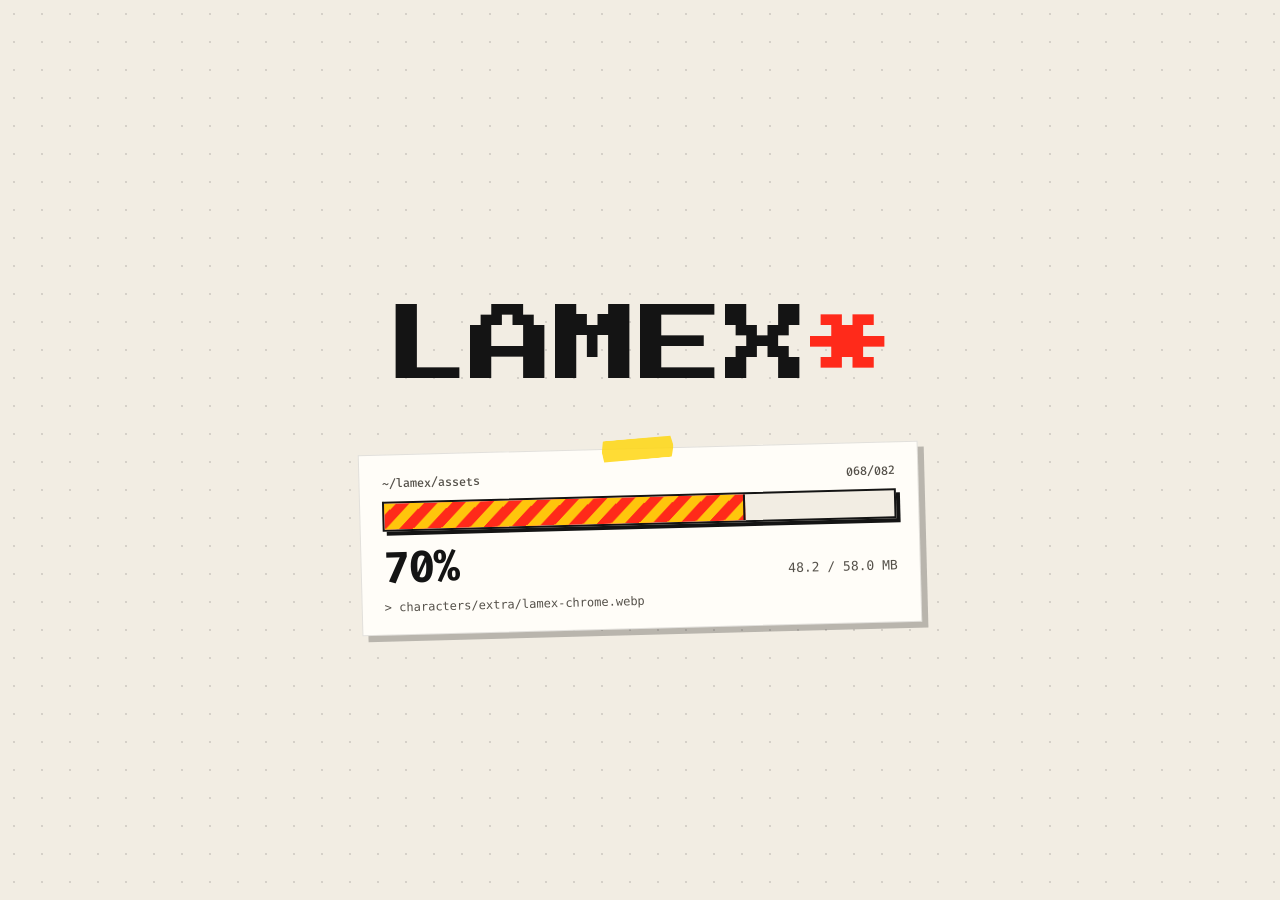
<file: index.html>
<!doctype html>
<html lang="ru">
<head>
<meta charset="utf-8">
<meta name="viewport" content="width=device-width, initial-scale=1, viewport-fit=cover">
<meta name="description" content="LAMEX — портфолио: дизайн, вайбкод-сайты, музыка, 3D, видео, персонажи и скины.">
<meta name="theme-color" content="#F2EDE3">
<title>LAMEX</title>
<link rel="icon" type="image/png" sizes="32x32" href="assets/icons/icon-32.png">
<link rel="icon" type="image/png" sizes="192x192" href="assets/icons/icon-192.png">
<link rel="apple-touch-icon" href="assets/icons/icon-180.png">
<link rel="preconnect" href="https://fonts.googleapis.com">
<link rel="preconnect" href="https://fonts.gstatic.com" crossorigin>
<link rel="stylesheet" href="https://fonts.googleapis.com/css2?family=Fira+Code:wght@400;500;700&family=PT+Mono&family=Press+Start+2P&family=Rubik+Mono+One&family=Playfair+Display:ital,wght@1,900&family=Monoton&family=Bungee+Shade&display=swap">
<style>
/* Layout: a fixed paper header with a shape-shifting wordmark and tabs; each tab is an endless dotted desk of pinned printouts */
:root{
  --paper:#F2EDE3;
  --paper-2:#E9E2D4;
  --sheet:#FFFDF8;
  --ink:#141414;
  --ink-2:#55514A;
  --red:#FF2A1A;
  --yellow:#FFD60A;
  --dot:rgba(20,20,20,.13);
  --f-code:"Fira Code",ui-monospace,Menlo,monospace;
  --f-mono:"PT Mono",ui-monospace,Menlo,monospace;
  --spring:cubic-bezier(.2,1.5,.35,1);
  --out:cubic-bezier(.2,.9,.25,1);
  --headh:74px;
  --sh:rgba(20,20,20,.26);
  color-scheme:light;
}
*,*::before,*::after{box-sizing:border-box}
html,body{height:100%}
body{margin:0;background:var(--paper);color:var(--ink);font:400 15px/1.5 var(--f-mono);overflow:hidden}
.head,.stack,.desk,.home,.hint{-webkit-user-select:none;user-select:none}
img{-webkit-user-drag:none;user-drag:none}
button{font:inherit;color:inherit;cursor:pointer}
::selection{background:var(--yellow);color:var(--ink)}
:focus-visible{outline:2px dashed var(--red);outline-offset:3px}
[hidden]{display:none!important}

/* ============ HEADER ============ */
.head{position:fixed;top:env(safe-area-inset-top,0px);left:0;right:0;z-index:40;height:var(--headh);display:flex;align-items:center;gap:18px;padding:0 18px;background:var(--paper);border-bottom:2px solid var(--ink)}
.logo{flex:0 0 auto;width:220px;height:52px;display:flex;align-items:center;border:0;background:none;padding:0;white-space:nowrap;line-height:1;overflow:visible}
.logo span{display:inline-block;transition:transform .35s var(--spring)}
.logo .ast{color:var(--red)}
.logo-meta{font:400 10px/1.2 var(--f-mono);color:var(--ink-2);letter-spacing:.06em;white-space:nowrap}
.tabs{display:flex;gap:4px;margin-left:auto;align-items:stretch;height:100%}
.tab{position:relative;display:flex;align-items:center;gap:6px;border:0;background:none;padding:0 12px;font:500 13px/1 var(--f-code);letter-spacing:.02em;border-inline:1.5px solid transparent;transition:background .2s}
.tab:hover{background:var(--paper-2)}
.tab .i{font-size:10px;color:var(--ink-2)}
.tab[aria-current="true"]{background:var(--ink);color:var(--paper)}
.tab[aria-current="true"] .i{color:var(--yellow)}
.tab .chev{display:inline-block;transition:transform .35s var(--spring);font-size:11px}
.tab[aria-expanded="true"] .chev{transform:rotate(180deg)}
.lang{display:flex;border:1.5px solid var(--ink);margin-left:6px}
.lang button{border:0;background:none;padding:6px 8px;font:500 11px/1 var(--f-code)}
.lang button[aria-pressed="true"]{background:var(--ink);color:var(--paper)}

/* sheet stack under a tab (from the sketch: big category card, smaller sheets under it) */
.stack{position:fixed;z-index:45;top:calc(var(--headh) + env(safe-area-inset-top,0px) - 2px);width:260px;perspective:800px;pointer-events:none}
.stack.open{pointer-events:auto}
.stack .sheet{display:flex;justify-content:space-between;align-items:center;width:100%;margin-top:-2px;border:2px solid var(--ink);background:var(--sheet);padding:12px 14px;font:500 14px/1 var(--f-code);text-align:left;transform-origin:50% 0;transform:rotateX(-92deg);opacity:0;transition:transform .5s var(--spring),opacity .15s,background .15s}
.stack .sheet:first-child{border-top-width:2px}
.stack .sheet small{font:400 11px/1 var(--f-mono);color:var(--ink-2)}
.stack.open .sheet{transform:none;opacity:1}
.stack .sheet:hover{background:var(--yellow)}
.stack .sheet:hover small{color:var(--ink)}
.stack .sheet .n{color:var(--red);margin-right:8px}

/* ============ DESK ============ */
.desk{position:fixed;inset:calc(var(--headh) + env(safe-area-inset-top,0px)) 0 0 0;overflow:hidden;cursor:grab;touch-action:none;
  background-color:var(--paper);background-image:radial-gradient(var(--dot) 1.2px,transparent 1.4px);background-size:28px 28px}
.desk.dragging{cursor:grabbing}
.world{position:absolute;left:0;top:0;transform-origin:0 0;will-change:transform}
.world.fly{transition:transform .9s cubic-bezier(.65,0,.2,1)}

.cluster-label{position:absolute;display:flex;align-items:baseline;gap:10px;white-space:nowrap;pointer-events:none;transform:rotate(-2deg)}
.cluster-label b{font:700 44px/1 var(--f-code);letter-spacing:-1px}
.cluster-label b i{font-style:normal;color:var(--red)}
.cluster-label span{font:400 13px/1 var(--f-mono);color:var(--ink-2)}

.print{position:absolute;left:0;top:0;padding:12px 12px 10px;background:var(--sheet);border:1px solid rgba(20,20,20,.12);
  box-shadow:5px 5px 0 var(--sh);cursor:pointer;user-select:none;-webkit-user-drag:none;
  transform:translate(var(--x),var(--y)) rotate(var(--r));transition:box-shadow .25s var(--out),transform .45s var(--spring)}
.print img{display:block;width:100%;height:auto;pointer-events:none;background:var(--paper-2)}
.print figcaption{display:flex;justify-content:space-between;gap:10px;margin-top:8px;font:400 11px/1.2 var(--f-mono);color:var(--ink-2)}
.print figcaption b{font:500 12px/1.2 var(--f-code);color:var(--ink)}
.print .tape,.pre-sheet .tape{position:absolute;top:-11px;left:50%;width:72px;height:22px;margin-left:-36px;background:var(--yellow);opacity:.82;transform:rotate(var(--tr,-4deg));
  clip-path:polygon(3% 0,97% 4%,100% 50%,96% 100%,2% 96%,0 50%)}
.print:hover{box-shadow:8px 8px 0 var(--sh);transform:translate(var(--x),var(--y)) rotate(calc(var(--r) * .4)) translateY(-4px) scale(1.015);z-index:5}
.print.held{transition:box-shadow .2s;box-shadow:13px 13px 0 var(--sh);transform:translate(var(--x),var(--y)) rotate(calc(var(--r) * .2)) scale(1.05);z-index:10;cursor:grabbing}
.print.drop{animation:drop .9s var(--spring) both;animation-delay:var(--d,0s)}
@keyframes drop{0%{opacity:0;transform:translate(var(--x),calc(var(--y) - 180px)) rotate(calc(var(--r) * -3)) scale(1.15)}40%{opacity:1}100%{opacity:1;transform:translate(var(--x),var(--y)) rotate(var(--r))}}
.print.ping{animation:ping .7s var(--spring)}
@keyframes ping{0%{transform:translate(var(--x),var(--y)) rotate(var(--r))}35%{transform:translate(var(--x),var(--y)) rotate(calc(var(--r) - 5deg)) scale(1.06)}70%{transform:translate(var(--x),var(--y)) rotate(calc(var(--r) + 3deg))}100%{transform:translate(var(--x),var(--y)) rotate(var(--r))}}

.print.note{width:300px;padding:22px 20px;background:var(--yellow);border-color:rgba(20,20,20,.18);font:400 14px/1.5 var(--f-mono)}
.note b{display:block;font:700 22px/1.1 var(--f-code);margin-bottom:8px}

/* back-to-work button + hint */
.home{position:fixed;left:50%;bottom:calc(20px + env(safe-area-inset-bottom,0px));z-index:30;transform:translate(-50%,160%);border:2px solid var(--ink);background:var(--red);color:#fff;
  font:500 14px/1 var(--f-code);padding:13px 18px;box-shadow:4px 4px 0 var(--ink);transition:transform .5s var(--spring)}
.home.show{transform:translate(-50%,0)}
.home:active{box-shadow:1px 1px 0 var(--ink);transform:translate(calc(-50% + 3px),3px)}
.hint{position:fixed;left:16px;bottom:calc(20px + env(safe-area-inset-bottom,0px));z-index:30;font:400 11px/1.4 var(--f-mono);color:var(--ink-2);background:var(--paper);padding:6px 8px;border:1.5px dashed var(--ink-2)}

/* lightbox: the print, picked up and held close */
.lb{position:fixed;inset:0;z-index:60;display:grid;place-items:center;padding:24px;background:rgba(242,237,227,.86);backdrop-filter:blur(4px);-webkit-backdrop-filter:blur(4px)}
.lb figure{margin:0;max-width:min(1100px,100%);max-height:100%;display:flex;flex-direction:column;background:var(--sheet);padding:16px 16px 12px;border:1px solid rgba(20,20,20,.15);box-shadow:10px 10px 0 var(--sh);animation:pick .6s var(--spring)}
@keyframes pick{0%{transform:scale(.6) rotate(-8deg);opacity:0}100%{transform:none;opacity:1}}
.lb img{display:block;max-width:100%;max-height:calc(100vh - 150px);object-fit:contain;margin:0 auto}
.lb figcaption{display:flex;justify-content:space-between;gap:12px;align-items:center;margin-top:10px;font:400 12px/1.3 var(--f-mono);color:var(--ink-2)}
.lb figcaption b{font:700 16px/1.2 var(--f-code);color:var(--ink)}
.lb .x{border:2px solid var(--ink);background:var(--sheet);font:500 12px/1 var(--f-code);padding:8px 10px}
.lb .x:hover{background:var(--red);color:#fff}

/* ============ HOME / ABOUT ============ */
.about{position:fixed;inset:calc(var(--headh) + env(safe-area-inset-top,0px)) 0 0 0;overflow:auto;display:grid;grid-template-columns:minmax(0,1.1fr) minmax(0,1fr);gap:40px;align-items:center;padding:40px clamp(18px,5vw,80px);
  background-image:radial-gradient(var(--dot) 1.2px,transparent 1.4px);background-size:28px 28px}
.on-home .desk,.on-home .hint,.on-home .home{display:none}
.about-path{margin:0 0 14px;font:400 12px/1 var(--f-mono);color:var(--ink-2);display:inline-block;border:1.5px dashed var(--ink-2);padding:6px 8px}
.about-hi{margin:0 0 26px;height:clamp(96px,11vw,170px);display:flex;align-items:center;white-space:nowrap;line-height:1;overflow:visible;animation:rise .8s var(--spring) both}
.about-hi span{display:inline-block;transition:transform .35s var(--spring)}
.about-hi .ast{color:var(--red)}
.about-p{margin:0 0 14px;max-width:62ch;font:400 16px/1.6 var(--f-mono);animation:rise .7s var(--spring) both}
.about-p:nth-of-type(2){animation-delay:.12s}.about-p:nth-of-type(3){animation-delay:.24s}
@keyframes rise{from{opacity:0;transform:translateY(24px) rotate(1deg)}}
.cta{margin-top:12px;border:2px solid var(--ink);background:var(--red);color:#fff;font:500 15px/1 var(--f-code);padding:14px 20px;box-shadow:5px 5px 0 var(--ink);transition:transform .15s,box-shadow .15s;animation:rise .7s var(--spring) .35s both}
.cta:hover{transform:translate(-2px,-2px);box-shadow:7px 7px 0 var(--ink)}
.cta:active{transform:translate(3px,3px);box-shadow:2px 2px 0 var(--ink)}
.about-desk{position:relative;min-height:520px}
.about .print{--x:0px;--y:0px;cursor:default}
.about-mascot{position:absolute!important;width:min(520px,92%);left:0;top:0;--r:-5deg;animation:dropIn .9s var(--spring) .2s backwards;transform:rotate(var(--r))}
.about-spec{position:absolute!important;width:min(330px,76%);left:auto;top:auto;right:0;bottom:0;--r:4deg;padding:20px 20px 16px!important;animation:dropIn .9s var(--spring) .4s backwards;transform:rotate(var(--r))}
@keyframes dropIn{0%{opacity:0;transform:translateY(-160px) rotate(calc(var(--r) * -3)) scale(1.1)}40%{opacity:1}100%{opacity:1;transform:rotate(var(--r))}}
.about .print:hover{transform:rotate(calc(var(--r) * .3)) translateY(-4px)}
.spec-h{margin:0 0 12px;font:500 12px/1 var(--f-code);color:var(--red)}
.about-spec dl{margin:0;display:grid;grid-template-columns:auto 1fr;gap:8px 14px;font:400 13px/1.35 var(--f-mono)}
.about-spec dt{color:var(--ink-2)}
.about-spec dd{margin:0}
@media (max-width:900px){
  .about{grid-template-columns:1fr;align-items:start}
  .about-desk{min-height:0;display:grid;gap:26px;padding:10px 6px 40px}
  .about-mascot,.about-spec{position:relative!important;width:100%;left:auto;top:auto;right:auto;bottom:auto}
}

/* ============ PHONE: a plain feed instead of the desk ============ */
.feed{display:none}
@media (max-width:720px){
  :root{--headh:112px}
  body{overflow:auto}
  .head{flex-wrap:wrap;height:auto;min-height:var(--headh);padding:10px 16px 0;gap:6px 12px;align-content:flex-start}
  .logo{width:170px;height:42px}
  .logo-meta{display:none}
  .lang{margin-left:auto}
  .tabs{order:3;flex:0 0 calc(100% + 32px);margin:0 -16px;height:44px;overflow-x:auto;scrollbar-width:none;border-top:1.5px solid var(--ink);padding-inline:8px}
  .tabs::-webkit-scrollbar{display:none}
  .tab{white-space:nowrap}
  .desk,.hint,.home{display:none}
  .feed{display:block;padding:calc(var(--headh) + 24px) 16px calc(40px + env(safe-area-inset-bottom,0px))}
  .feed section{margin-bottom:34px}
  .feed h2{position:sticky;top:calc(var(--headh) + 8px);z-index:3;display:inline-block;margin:0 0 14px;background:var(--paper);font:700 28px/1 var(--f-code);letter-spacing:-.5px;padding:4px 6px 4px 0}
  .feed h2 i{font-style:normal;color:var(--red)}
  .feed .print{position:relative;display:block;margin:0 0 22px;transform:rotate(var(--r));transition:transform .5s var(--spring)}
  .feed .print:nth-child(odd){margin-right:8px}
  .feed .print:nth-child(even){margin-left:8px}
  .feed .print.in{animation:none}
  .stack{width:calc(100% - 32px);left:16px!important}
}

/* ============ PRELOADER: every asset is pulled in before the desk opens ============ */
.pre{position:fixed;inset:0;z-index:100;display:grid;place-items:center;padding:24px;background:var(--paper);background-image:radial-gradient(var(--dot) 1.2px,transparent 1.4px);background-size:28px 28px;-webkit-user-select:none;user-select:none;touch-action:none;transition:transform .8s cubic-bezier(.7,0,.2,1) .35s}
.pre.done{transform:translateY(-105%)}
.pre-in{width:min(560px,100%);display:flex;flex-direction:column;align-items:center;gap:26px}
.pre-mark{height:clamp(80px,14vw,150px);display:flex;align-items:center;white-space:nowrap;line-height:1}
.pre-mark span{display:inline-block;transition:transform .35s var(--spring)}
.pre-mark .ast{color:var(--red)}
.pre-sheet{position:relative;width:100%;padding:22px 22px 18px;background:var(--sheet);border:1px solid rgba(20,20,20,.12);box-shadow:6px 6px 0 var(--sh);transform:rotate(-1.5deg);animation:dropIn .9s var(--spring) backwards;--r:-1.5deg}
.pre.done .pre-sheet{transition:transform .5s var(--spring);transform:rotate(4deg) scale(1.03)}
.pre-top{display:flex;justify-content:space-between;margin-bottom:12px;font:500 12px/1 var(--f-code);color:var(--ink-2)}
.pre-bar{position:relative;height:30px;border:2px solid var(--ink);background:var(--paper);box-shadow:4px 4px 0 var(--ink);overflow:hidden}
.pre-bar i{position:absolute;left:0;top:0;bottom:0;width:0;background:var(--red) repeating-linear-gradient(-45deg,transparent 0 10px,rgba(255,214,10,.9) 10px 20px);background-size:28.28px 100%;border-right:2px solid var(--ink);transition:width .25s linear;animation:stripes .6s linear infinite}
@keyframes stripes{to{background-position:28.28px 0}}
.pre-row{display:flex;justify-content:space-between;align-items:baseline;margin-top:14px}
.pre-row b{font:700 44px/1 var(--f-code);letter-spacing:-1px}
.pre-row span{font:400 13px/1 var(--f-mono);color:var(--ink-2)}
.pre-file{margin:10px 0 0;height:1.4em;overflow:hidden;white-space:nowrap;text-overflow:ellipsis;font:400 12px/1.4 var(--f-mono);color:var(--ink-2)}
.pre-file.ok{color:var(--red);font-family:var(--f-code);font-weight:700}
body.loading{overflow:hidden}
@media (prefers-reduced-motion:reduce){
  *,*::before,*::after{animation-duration:.001ms!important;animation-delay:0s!important;transition-duration:.001ms!important}
}

/* ============ PER-TAB PIECES ============ */
.print .cap{margin-top:9px;font:400 12px/1.4 var(--f-mono);color:var(--ink-2)}
.print .cap b{display:block;font:700 15px/1.2 var(--f-code);color:var(--ink);margin-bottom:3px}
.print .cap b i{font-style:normal;color:var(--red)}
.print .cap .sale{display:block;width:max-content;max-width:100%;margin-top:7px;background:var(--red);color:#fff;font:500 11px/1.3 var(--f-code);padding:4px 7px}
.print.note a,.print.note .big{display:block;font:700 22px/1.1 var(--f-code);margin-bottom:8px;color:var(--ink);text-decoration:none}
.print.note .go{display:inline-block;margin-top:10px;border:2px solid var(--ink);background:var(--sheet);padding:7px 10px;font:500 12px/1 var(--f-code)}
.print.note:hover .go{background:var(--ink);color:var(--yellow)}
.print.red{background:var(--red);color:#fff;border-color:var(--ink)}
.print.red .big,.print.red .go{color:#fff}
.print.red .go{background:transparent;border-color:#fff}
.print.red:hover .go{background:#fff;color:var(--red)}
.print.ink{background:var(--ink);color:var(--paper)}
.print.ink .big{color:var(--paper)}
.print.ink .go{background:transparent;border-color:var(--paper);color:var(--paper)}
.print.ink:hover .go{background:var(--yellow);color:var(--ink);border-color:var(--yellow)}
.print.extra{padding:8px}
.print .badge{position:absolute;right:-8px;top:-8px;z-index:2;background:var(--red);color:#fff;font:700 11px/1 var(--f-code);padding:5px 7px;border:2px solid var(--ink);transform:rotate(6deg)}

/* screen printouts (video) */
.scr{position:relative;background:var(--ink);padding:22px 8px 30px;border-radius:4px}
.scr::before{content:"";position:absolute;left:9px;top:8px;width:6px;height:6px;border-radius:50%;background:var(--red);box-shadow:10px 0 0 var(--yellow),20px 0 0 #6d6a63}
.scr::after{content:"▶ 00:00";position:absolute;left:10px;bottom:9px;font:500 10px/1 var(--f-code);color:var(--paper);letter-spacing:.06em}
.scr .bar{position:absolute;left:62px;right:10px;bottom:12px;height:4px;background:#3a3834}
.scr .bar i{display:block;height:100%;width:0;background:var(--red)}
.scr .vid{position:relative}
.scr img,.scr video{display:block;width:100%;height:auto;background:#000}
.scr video{position:absolute;inset:0;height:100%;object-fit:cover;opacity:0;transition:opacity .25s}
.scr.live video{opacity:1}
.scr .rec{position:absolute;right:10px;top:6px;font:500 10px/1 var(--f-code);color:var(--red);opacity:0}
.scr.live .rec{opacity:1;animation:blink 1s steps(2) infinite}
@keyframes blink{50%{opacity:.2}}


/* music: a demo card — play square, title, a waveform that fills red while the excerpt plays */
.mt-top{display:flex;justify-content:space-between;margin-bottom:10px;font:500 11px/1 var(--f-code);color:var(--ink-2)}
.mt-main{display:flex;gap:12px;align-items:center}
.mt-play{flex:0 0 auto;width:54px;height:54px;border:2px solid var(--ink);background:var(--yellow);color:var(--ink);box-shadow:3px 3px 0 var(--ink);display:grid;place-items:center;transition:transform .15s,box-shadow .15s,background .15s,color .15s}
.mt-play::before{content:"";width:0;height:0;border-left:16px solid currentColor;border-block:10px solid transparent;margin-left:5px}
.print:hover .mt-play{transform:translate(-1px,-1px);box-shadow:4px 4px 0 var(--ink)}
.mt.on .mt-play{background:var(--red);color:#fff}
.mt.on .mt-play::before{width:6px;height:18px;border:0;margin:0;background:currentColor;box-shadow:12px 0 0 currentColor;transform:translateX(-6px)}
.mt-name b{display:block;font:700 18px/1.15 var(--f-code)}
.mt-name b i{font-style:normal;color:var(--red)}
.mt-name span{display:block;margin-top:4px;font:400 12px/1.3 var(--f-mono);color:var(--ink-2)}
.wave{display:flex;align-items:center;gap:2px;height:46px;margin-top:14px;border-block:1.5px dashed rgba(20,20,20,.25)}
.wave i{flex:1;min-width:2px;background:var(--ink);opacity:.8;border-radius:1px}
.wave i.on{background:var(--red);opacity:1}
.mt-tags{margin-top:9px;font:400 11px/1.3 var(--f-mono);color:var(--ink-2)}
.print:has(.mt.on){box-shadow:9px 9px 0 var(--sh)}

.toast{position:fixed;left:50%;top:calc(var(--headh) + 18px);z-index:70;transform:translate(-50%,-30px) rotate(-2deg);opacity:0;pointer-events:none;background:var(--yellow);border:2px solid var(--ink);box-shadow:4px 4px 0 var(--ink);padding:10px 14px;font:700 14px/1 var(--f-code);transition:transform .45s var(--spring),opacity .2s}
.toast.show{opacity:1;transform:translate(-50%,0) rotate(-2deg)}

.lb .nav{display:flex;gap:6px}
.lb video{display:block;max-width:100%;max-height:calc(100vh - 150px);margin:0 auto;background:#000}

@media (max-width:720px){
  .feed .print.note{width:auto;margin-inline:8px}
}
</style>
</head>
<body>


<header class="head">
  <button class="logo" id="logo" type="button" aria-label="LAMEX"></button>
  <nav class="tabs" id="tabs" aria-label="Разделы"></nav>
  <div class="lang" role="group" aria-label="Язык">
    <button type="button" data-lang="ru" aria-pressed="true">RU</button>
    <button type="button" data-lang="en" aria-pressed="false">EN</button>
  </div>
</header>

<div class="stack" id="stack" aria-hidden="true"></div>

<div class="desk" id="desk" aria-label="Рабочий стол с работами">
  <div class="world" id="world"></div>
</div>
<p class="hint" id="hint"></p>
<button class="home" id="home" type="button">↩ Вернуться к работам</button>

<section class="about" id="about" hidden></section>
<main class="feed" id="feed"></main>

<div class="toast" id="toast" role="status"></div>

<div class="pre" id="pre" role="progressbar" aria-label="Загрузка" aria-valuemin="0" aria-valuemax="100" aria-valuenow="0">
  <div class="pre-in">
    <div class="pre-mark" id="preMark" aria-hidden="true"></div>
    <div class="pre-sheet">
      <span class="tape" aria-hidden="true"></span>
      <div class="pre-top"><span>~/lamex/assets</span><span id="preCount">000/000</span></div>
      <div class="pre-bar"><i id="preFill"></i></div>
      <div class="pre-row"><b id="prePct">0%</b><span id="preMb">0.0 / 0.0 MB</span></div>
      <p class="pre-file" id="preFile">&gt; готовлю стол…</p>
    </div>
  </div>
</div>

<div class="lb" id="lb" hidden><figure><div id="lbMedia"></div><figcaption><span><b id="lbName"></b> <span id="lbSub"></span></span><span class="nav"><button class="x" type="button" id="lbPrev" aria-label="Назад">←</button><button class="x" type="button" id="lbNext" aria-label="Вперёд">→</button><button class="x" type="button" id="lbX">закрыть ✕</button></span></figcaption></figure></div>

<script>
(() => {
const $ = s => document.querySelector(s);
let lang = 'ru';
const T = {
  ru:{ hint:'удерживай и тащи · колесо — масштаб · клик — открыть', hintMusic:'удерживай и тащи · колесо — масштаб · клик — слушать',
       home:'↩ Вернуться к работам', close:'закрыть ✕', pcs:'шт.', copied:'Скопировано!', open:'открыть ↗', copy:'клик — скопировать' },
  en:{ hint:'hold and drag · wheel to zoom · click to open', hintMusic:'hold and drag · wheel to zoom · click to play',
       home:'↩ Back to the work', close:'close ✕', pcs:'pcs', copied:'Copied!', open:'open ↗', copy:'click to copy' }
};
const TABS = [
  { id:'home', ru:'Обо мне', en:'About' },
  { id:'design', ru:'Дизайн', en:'Design', sub:[
    { id:'designPreview', ru:'превью', en:'thumbnails' },
    { id:'designInfographic', ru:'инфографика', en:'infographics' },
    { id:'designPosters', ru:'постеры', en:'posters' },
    { id:'designCovers', ru:'обложки', en:'covers' },
    { id:'designEmotes', ru:'смайлики', en:'emotes' } ]},
  { id:'dev', ru:'Разработка', en:'DEV' },
  { id:'3d', ru:'3D', en:'3D' },
  { id:'video', ru:'Видео', en:'Video' },
  { id:'music', ru:'Музыка', en:'Music' },
  { id:'characters', ru:'Персонажи', en:'Characters' },
  { id:'connect', ru:'Связь', en:'Contact' }
];
const D = 'assets/design/';
const WORKS = {
  designPreview:[['previews/neyroset-polgoda',1280,720],['previews/buton-v-den',1280,720],['diverron/10-strategiy',1280,720],['diverron/luchshiy-start',1280,720],['diverron/keysy-20k',1280,720],['diverron/metro-poezd',1280,720],['diverron/karta-ofis',1280,720],['diverron/muzhskoe-zhenskoe',1280,720],['diverron/stroyka',1280,720],['diverron/yagodny-farm',1280,720],['diverron/pshenic',1280,720],['diverron/ccd-planet',1280,720],['diverron/scam',1280,720],['diverron/bespolezno',1280,720]],
  designInfographic:[['card-smartband',900,1200],['card-sneakers',900,1200],['card-lego',900,1200],['card-ushanka',900,1200],['card-screwdriver',900,1200],['card-sky-toy',900,1200]],
  designPosters:[['posters/deti-cvety',1672,941],['posters/poster-leyn',1024,1536],['posters/kasse-poster',1024,1536],['benzin-bold',1120,1680],['debian',1188,1680]],
  designCovers:[['covers/treme-o-chao',1680,1680],['covers/desliza',1680,1680],['covers/fall-through-the-floor',1254,1254],['covers/no-sleeppp',1254,1254],['covers/kusaysya-gromche',1254,1254]],
  designEmotes:[['emotes-static/w',954,1000],['emotes-static/angry',1000,559],['emotes-static/clown',1000,1000],['emotes-static/cool',954,1000],['emotes-static/heart',954,1000]]
};
const R3D = [['supermarket',1680,1260],['angel',1680,1680],['cigarette',1680,1680],['3y3-d0n3',1680,1680]];
const V3D = { ru:'3Y3-D0N3', en:'3Y3-D0N3', f:'d0n33', w:1344, h:1680 };
const VIDEOS = [
  { ru:'Моушен-дизайн: мифы о Linux', en:'Motion design: Linux myths', f:'linux-myths', w:945, h:1680 },
  { ru:'Кукольный театр «Lamex за Linux»', en:'Puppet theatre “Lamex on Linux”', f:'linux-theatre', w:945, h:1680 },
  { ru:'Кукольный театр «Lamex за Linux»: окружения рабочего стола', en:'Puppet theatre “Lamex on Linux”: desktop environments', f:'linux-theatre-de', w:945, h:1680 },
  { ru:'3D-анимация скина Minecraft', en:'Minecraft skin 3D animation', f:'skin-day3', w:1344, h:1680 },
  { ru:'Проект для Pulse', en:'Project for Pulse', f:'pulse', w:1260, h:1680 },
  { ru:'Проект для TeamTree by TreePeople', en:'Project for TeamTree by TreePeople', f:'teamtree', w:1500, h:844 },
  { ru:'3D анимация для обзора персонажа', en:'3D animation for character showcase', f:'day1', w:1343, h:1680 },
  { ru:'3D анимация для обзора персонажа', en:'3D animation for character showcase', f:'day2', w:1343, h:1680 },
  { ru:'Монтаж процесса запуска токена', en:'Token launch process edit', f:'levan-token', w:1280, h:720 },
  { ru:'Монтаж обзора платформы', en:'Platform overview edit', f:'platform-review', w:1280, h:720 },
  { ru:'VFX эдит', en:'VFX edit', f:'vfx-edit', w:1260, h:1574 }
];
const RANDOM = { ru:'Персонаж, созданный по случайной идее в порыве вдохновения.', en:'A character created from a random idea in a burst of inspiration.' };
const CHARS = [
  { name:'true lamex', f:'true-lamex', w:1680, h:945, ru:'Основной персонаж, выступающий моим маскотом для творческих направлений в соц. сетях.', en:'My main character, acting as my mascot for creative work across social media.',
    extra:[['lamex-chrome-banner',1680,672],['lamex-chrome',1680,1680],['lamex-l',1260,1680],['lamex-teeth',1254,1254]] },
  { name:'Ashigawa', f:'ashigawa', w:1498, h:1050, ...RANDOM },
  { name:'Ashwood', f:'ashwood', w:1498, h:1050, ...RANDOM },
  { name:'Grave', f:'grave', w:1505, h:1045, ...RANDOM, extra:[['grave-fall',1505,1045]] },
  { name:'Sable', f:'sable', w:1499, h:1049, ...RANDOM },
  { name:'Маргарита', nameEn:'Margarita', f:'margarita', w:1680, h:946, ru:'Одна из самых долгих работ — на создание этого персонажа ушло 6 часов.', en:'One of the longest pieces to make — this character took 6 hours.' }
];
const SIZES = {"assets/design/posters/deti-cvety.webp":193988,"assets/design/posters/poster-leyn.webp":215552,"assets/design/previews/neyroset-polgoda.webp":152562,"assets/design/previews/buton-v-den.webp":156918,"assets/design/card-sneakers.webp":124550,"assets/design/card-screwdriver.webp":81508,"assets/design/debian.webp":306656,"assets/design/card-smartband.webp":90110,"assets/design/card-sky-toy.webp":80328,"assets/design/card-ushanka.webp":174784,"assets/design/benzin-bold.webp":236774,"assets/design/card-lego.webp":105986,"assets/design/posters/mansard.webp":29088,"assets/design/posters/kasse-poster.webp":506032,"assets/design/posters/rozygrysh.webp":74012,"assets/design/diverron/yagodny-farm.webp":228358,"assets/design/diverron/stroyka.webp":152152,"assets/design/diverron/scam.webp":124942,"assets/design/diverron/bespolezno.webp":206650,"assets/design/diverron/luchshiy-start.webp":119306,"assets/design/diverron/10-strategiy.webp":110552,"assets/design/diverron/keysy-20k.webp":160408,"assets/design/diverron/karta-ofis.webp":128226,"assets/design/diverron/ccd-planet.webp":102982,"assets/design/diverron/muzhskoe-zhenskoe.webp":193294,"assets/design/diverron/metro-poezd.webp":158322,"assets/design/diverron/pshenic.webp":182802,"assets/design/emotes-static/cool.webp":51616,"assets/design/emotes-static/angry.webp":43044,"assets/design/emotes-static/w.webp":50384,"assets/design/emotes-static/heart.webp":53846,"assets/design/emotes-static/clown.webp":69070,"assets/design/covers/desliza.webp":396304,"assets/design/covers/kusaysya-gromche.webp":274820,"assets/design/covers/treme-o-chao.webp":659456,"assets/design/covers/fall-through-the-floor.webp":42412,"assets/design/covers/no-sleeppp.webp":152186,"assets/design/emotes/shock.webp":8104,"assets/design/emotes/popcorn.webp":12426,"assets/design/emotes/fun.webp":10600,"assets/design/emotes/condemn.webp":11360,"assets/design/emotes/music.webp":11874,"assets/characters/ashigawa.webp":87360,"assets/characters/grave.webp":70936,"assets/characters/ashwood.webp":78118,"assets/characters/true-lamex.webp":110872,"assets/characters/sable.webp":126384,"assets/characters/margarita.webp":120416,"assets/characters/extra/grave-fall.webp":141114,"assets/characters/extra/lamex-chrome.webp":437162,"assets/characters/extra/lamex-teeth.webp":184924,"assets/characters/extra/lamex-chrome-banner.webp":159796,"assets/characters/extra/lamex-l.webp":219880,"assets/dev/mawrelle.svg":408509,"assets/dev/aura-drop.webp":36110,"assets/dev/yumi.webp":55700,"assets/icons/icon-32.png":1254,"assets/icons/icon-180.png":8960,"assets/icons/icon-192.png":9603,"assets/icons/icon-512.png":16270,"assets/3d/angel.webp":123342,"assets/3d/3y3-d0n3.webp":152358,"assets/video/d0n33.webp":58336,"assets/video/d0n33.mp4":2983467,"assets/3d/supermarket.webp":46658,"assets/3d/cigarette.webp":125812,"assets/video/day1.webp":42412,"assets/video/levan-token.webp":8676,"assets/video/day2.webp":38078,"assets/video/day1.mp4":1277269,"assets/video/pulse.mp4":3510422,"assets/video/vfx-edit.mp4":6255291,"assets/video/pulse.webp":42192,"assets/video/platform-review.webp":68914,"assets/video/day2.mp4":1000806,"assets/video/teamtree.webp":33158,"assets/video/vfx-edit.webp":31744,"assets/video/levan-token.mp4":3993454,"assets/video/teamtree.mp4":4280965,"assets/video/platform-review.mp4":3462067,"assets/video/linux-myths.mp4":8593974,"assets/video/linux-myths.webp":7424,"assets/video/linux-theatre.mp4":6791205,"assets/video/linux-theatre.webp":32418,"assets/video/skin-day3.mp4":788669,"assets/video/skin-day3.webp":13462,"assets/video/linux-theatre-de.mp4":7412687,"assets/video/linux-theatre-de.webp":34258,"assets/music/tiptoe-parade.mp3":181334,"assets/music/cracked-clock-polka.mp3":181334,"assets/music/teacup-waltz.mp3":181334,"assets/music/dusty-boots.mp3":181334,"assets/music/let-it-chop.mp3":181334};
const BLOB = {};
const U = str => String(str).replace(/assets\/[\w\-\/\.]+/g, m => BLOB[m] || m);
const TG3D = 'https://t.me/lamex3d', TG = 'https://t.me/lamex30', SC = 'https://soundcloud.com/shibushibuu', MAIL = 'l4mex@protonmail.com', MAW = 'https://lamex30.github.io/mawrelle/', AURA = 'https://lamex30.github.io/aura-drop/', YUMI = 'https://github.com/lamex30/yumi';
const esc = s => String(s).replace(/[&<>"]/g, c => ({'&':'&amp;','<':'&lt;','>':'&gt;','"':'&quot;'}[c]));

/* ---------------- music: short excerpts, one plays at a time ---------------- */
const MUSIC = [
  { f:'let-it-chop', name:'Let It Chop', d:9, ru:'рабочий вальс · 120 BPM', en:'working waltz · 120 BPM', tags:{ ru:'окарина · флейта · туба · банджо', en:'ocarina · flute · tuba · banjo' },
    w:[75,85,72,68,69,58,75,88,100,89,73,62,65,42,56,90,85,82,58,62,55,46,81,84,73,57,57,75,72,70,93,74,63,47,62,62,64,86,64,40,31,21,14,14] },
  { f:'tiptoe-parade', name:'Tiptoe Parade', d:9, ru:'крадущийся марш · 88 BPM', en:'sneaking march · 88 BPM', tags:{ ru:'окарина · флейта · туба · фагот', en:'ocarina · flute · tuba · bassoon' },
    w:[66,69,64,74,59,61,81,97,79,68,77,78,74,92,97,69,62,78,78,76,98,95,71,77,56,61,62,80,77,59,90,53,68,83,100,87,70,98,73,47,45,24,14,14] },
  { f:'cracked-clock-polka', name:'Cracked Clock Polka', d:9, ru:'нервная полька · 112 BPM', en:'jittery polka · 112 BPM', tags:{ ru:'труба · ксилофон · туба · аккордеон', en:'muted trumpet · xylophone · tuba · accordion' },
    w:[93,82,52,59,64,64,80,59,54,57,55,83,60,64,56,64,95,100,57,74,50,94,72,54,75,82,81,98,65,75,73,68,97,69,69,86,62,74,63,31,28,14,14,14] },
  { f:'teacup-waltz', name:'Teacup Waltz', d:9, ru:'грустный вальс · 104 BPM', en:'wistful waltz · 104 BPM', tags:{ ru:'виолончель · арфа · пиццикато · челеста', en:'cello · harp · pizzicato · celesta' },
    w:[80,86,74,100,92,87,74,68,88,67,53,66,55,48,77,71,55,95,96,82,73,71,66,64,63,88,89,74,83,71,63,56,67,78,94,95,90,77,57,46,26,25,14,14] },
  { f:'dusty-boots', name:'Dusty Boots', d:9, ru:'бодрый хоудаун · 120 BPM', en:'upbeat hoedown · 120 BPM', tags:{ ru:'фиддл · банджо · туба · гитара', en:'fiddle · banjo · tuba · guitar' },
    w:[78,100,71,82,62,63,59,52,57,51,88,91,64,56,54,66,54,85,97,84,85,64,95,70,51,57,46,67,60,57,77,61,57,44,55,57,67,94,77,42,33,21,14,14] },
];
const fmt = t => { t = Math.max(0, Math.floor(t || 0)); return Math.floor(t / 60) + ':' + String(t % 60).padStart(2, '0'); };
const au = new Audio(); au.preload = 'auto';
let curT = -1, rafA = 0;
const mCards = i => document.querySelectorAll(`.mt[data-t="${i}"]`);
function mtReset(i){ mCards(i).forEach(c => { c.classList.remove('on'); c.querySelectorAll('.wave i').forEach(b => b.classList.remove('on')); c.querySelector('.mt-t').textContent = '0:00 / ' + fmt(MUSIC[i].d); }); }
function mtPaint(i){
  const dur = au.duration || MUSIC[i].d, p = Math.min(1, au.currentTime / dur);
  mCards(i).forEach(c => { const bars = c.querySelectorAll('.wave i'), n = Math.round(p * bars.length); bars.forEach((b, j) => b.classList.toggle('on', j < n)); c.querySelector('.mt-t').textContent = fmt(au.currentTime) + ' / ' + fmt(dur); });
}
function stopAudio(){ au.pause(); cancelAnimationFrame(rafA); if(curT >= 0) mtReset(curT); curT = -1; }
function toggleTrack(i){
  if(curT === i && !au.paused){ au.pause(); cancelAnimationFrame(rafA); mCards(i).forEach(c => c.classList.remove('on')); return; }
  if(curT !== i){ stopAudio(); curT = i; au.src = U('assets/music/' + MUSIC[i].f + '.mp3'); }
  mCards(i).forEach(c => c.classList.add('on'));
  au.play().catch(() => mCards(i).forEach(c => c.classList.remove('on')));
  cancelAnimationFrame(rafA);
  (function tick(){ mtPaint(i); rafA = requestAnimationFrame(tick); })();
}
au.addEventListener('ended', () => { cancelAnimationFrame(rafA); const i = curT; curT = -1; if(i >= 0) mtReset(i); });

/* ---------------- the shape-shifting wordmark ---------------- */
const FONTS = [
  ['Fira Code',"'Fira Code',monospace",700,40,'normal'],
  ['Press Start 2P',"'Press Start 2P',monospace",400,25,'normal'],
  ['Rubik Mono One',"'Rubik Mono One',sans-serif",400,34,'normal'],
  ['Playfair Display',"'Playfair Display',serif",900,46,'italic'],
  ['Monoton',"'Monoton',sans-serif",400,40,'normal'],
  ['Bungee Shade',"'Bungee Shade',sans-serif",400,36,'normal']
];
const logo = $('#logo');
let fi = 0; const GL = '#%@&*01<>/_';
const reduced = matchMedia('(prefers-reduced-motion: reduce)').matches;
const marks = [];
function styleMark(m, k){
  const f = FONTS[k]; m.el.style.fontFamily = f[1]; m.el.style.fontWeight = f[2]; m.el.style.fontStyle = f[4];
  m.el.style.fontSize = m.big ? `min(${(f[3]*3.4).toFixed(0)}px, ${(f[3]*.27).toFixed(2)}vw)` : f[3] + 'px';
}
function addMark(el, big){
  el.innerHTML = 'LAMEX'.split('').map(c => `<span>${c}</span>`).join('') + '<span class="ast">*</span>';
  const m = { el, big }; marks.push(m); styleMark(m, fi); return m;
}
addMark(logo, false);
function nextFont(){
  fi = (fi + 1) % FONTS.length;
  marks.forEach(m => {
    if(!m.el.isConnected) return;
    [...m.el.children].slice(0,5).forEach((s, j) => setTimeout(() => {
      s.style.transform = `translateY(-30%) scaleY(1.3) rotate(${j % 2 ? 9 : -9}deg)`;
      s.textContent = GL[(Math.random()*GL.length)|0];
      setTimeout(() => { s.textContent = 'LAMEX'[j]; s.style.transform = 'none'; }, 140);
    }, j*45));
  });
  setTimeout(() => marks.forEach(m => { if(m.el.isConnected) styleMark(m, fi); }), 120);
}
if(!reduced) setInterval(nextFont, 2000);
logo.addEventListener('click', () => { closeStack(); go('home'); });

/* ---------------- tabs + sheet stack ---------------- */
let tab = 'home';
const tabsEl = $('#tabs'), stack = $('#stack');
function renderTabs(){
  tabsEl.innerHTML = TABS.map((t, i) => `<button type="button" class="tab" data-tab="${t.id}" aria-current="${t.id===tab}" ${t.sub ? 'aria-expanded="false"' : ''}><span class="i">0${i}</span>${t[lang]}${t.sub ? ' <span class="chev" aria-hidden="true">▾</span>' : ''}</button>`).join('');
}
function go(id, focus){
  if(id !== tab){ tab = id; renderTabs(); buildDesk(focus); }
  else if(focus) focusCluster(focus);
}
function openStack(btn, t){
  const r = btn.getBoundingClientRect();
  stack.style.left = Math.max(8, Math.min(r.left, innerWidth - 276)) + 'px';
  stack.innerHTML = t.sub.map((s, i) => `<button type="button" class="sheet" data-sub="${s.id}" style="transition-delay:${i*55}ms"><span><span class="n">0${i+1}</span>${s[lang]}</span><small>${WORKS[s.id].length} ${T[lang].pcs}</small></button>`).join('');
  stack.setAttribute('aria-hidden','false');
  requestAnimationFrame(() => stack.classList.add('open'));
  btn.setAttribute('aria-expanded','true');
}
function closeStack(){
  stack.classList.remove('open'); stack.setAttribute('aria-hidden','true');
  document.querySelectorAll('.tab[aria-expanded]').forEach(b => b.setAttribute('aria-expanded','false'));
}
tabsEl.addEventListener('click', e => {
  const b = e.target.closest('.tab'); if(!b) return;
  const t = TABS.find(x => x.id === b.dataset.tab);
  const wasOpen = b.getAttribute('aria-expanded') === 'true';
  closeStack();
  // a tab with sub-sheets only unfolds its sheets; the sheet decides where to go
  if(t.sub){ if(!wasOpen) openStack(b, t); return; }
  go(t.id);
});
stack.addEventListener('click', e => {
  const s = e.target.closest('[data-sub]'); if(!s) return;
  const owner = TABS.find(t => t.sub && t.sub.some(x => x.id === s.dataset.sub));
  closeStack(); go(owner.id, s.dataset.sub);
  if(innerWidth <= 720) setTimeout(() => { const f = document.getElementById('feed-' + s.dataset.sub); if(f) f.scrollIntoView({behavior:'smooth'}); }, 60);
});
document.addEventListener('pointerdown', e => { if(!e.target.closest('#stack, .tab')) closeStack(); });

/* ---------------- the desk: pan, zoom, drag sheets ---------------- */
const desk = $('#desk'), world = $('#world');
let cam = { x:0, y:0, s:1 };
let bounds = { x0:0, y0:0, x1:1, y1:1 };
let clusters = {};
function applyCam(){
  world.style.transform = `translate(${cam.x}px,${cam.y}px) scale(${cam.s})`;
  desk.style.backgroundPosition = `${cam.x}px ${cam.y}px`;
  desk.style.backgroundSize = `${28*cam.s}px ${28*cam.s}px`;
  const w = desk.clientWidth, h = desk.clientHeight;
  const vx0 = -cam.x / cam.s, vy0 = -cam.y / cam.s, vx1 = vx0 + w / cam.s, vy1 = vy0 + h / cam.s;
  const lost = vx1 < bounds.x0 + 60 || vx0 > bounds.x1 - 60 || vy1 < bounds.y0 + 60 || vy0 > bounds.y1 - 60 || cam.s < .18;
  $('#home').classList.toggle('show', lost);
}
function flyTo(x0, y0, x1, y1, pad = 60){
  const w = desk.clientWidth, h = desk.clientHeight;
  const s = Math.min(1.1, Math.min((w - pad*2) / (x1 - x0), (h - pad*2) / (y1 - y0)));
  cam = { s, x: w/2 - (x0 + x1)/2 * s, y: h/2 - (y0 + y1)/2 * s };
  world.classList.add('fly'); applyCam();
  clearTimeout(flyTo.t); flyTo.t = setTimeout(() => world.classList.remove('fly'), 950);
}
function flyHome(){ const c = clusters[firstCluster]; if(c) flyTo(c.x0 - 40, c.y0 - 40, c.x1 + 40, c.y1 + 40, 40); else flyTo(bounds.x0, bounds.y0, bounds.x1, bounds.y1, 50); }
function focusCluster(id){
  const c = clusters[id]; if(!c) return;
  flyTo(c.x0 - 40, c.y0 - 40, c.x1 + 40, c.y1 + 40, 40);
  setTimeout(() => world.querySelectorAll(`.print[data-c="${id}"]`).forEach((p, i) => setTimeout(() => { p.classList.remove('ping'); void p.offsetWidth; p.classList.add('ping'); }, i*50)), 850);
}
function zoomAt(f, cx, cy){
  const ns = Math.max(.12, Math.min(2.4, cam.s * f));
  cam.x = cx - (cx - cam.x) * ns / cam.s; cam.y = cy - (cy - cam.y) * ns / cam.s; cam.s = ns; applyCam();
}
$('#home').addEventListener('click', flyHome);
desk.addEventListener('wheel', e => {
  e.preventDefault(); world.classList.remove('fly');
  const r = desk.getBoundingClientRect();
  const dy = e.deltaMode === 1 ? e.deltaY * 16 : e.deltaY;
  zoomAt(Math.exp(-dy * (e.ctrlKey ? .01 : .0018)), e.clientX - r.left, e.clientY - r.top);
}, { passive:false });

let drag = null;
desk.addEventListener('dragstart', e => e.preventDefault());
desk.addEventListener('selectstart', e => e.preventDefault());
desk.addEventListener('pointerdown', e => {
  if(e.button !== 0) return;
  e.preventDefault();
  if(document.getSelection) document.getSelection().removeAllRanges();
  world.classList.remove('fly');
  const p = e.target.closest('.print');
  drag = { id:e.pointerId, sx:e.clientX, sy:e.clientY, moved:false, print:p,
           ox: p ? parseFloat(p.style.getPropertyValue('--x')) : cam.x, oy: p ? parseFloat(p.style.getPropertyValue('--y')) : cam.y };
  desk.setPointerCapture(e.pointerId);
  if(p){ p.classList.add('held'); p.parentNode.appendChild(p); } else desk.classList.add('dragging');
});
desk.addEventListener('pointermove', e => {
  if(!drag || e.pointerId !== drag.id) return;
  const dx = e.clientX - drag.sx, dy = e.clientY - drag.sy;
  if(Math.abs(dx) + Math.abs(dy) > 4) drag.moved = true;
  if(drag.print){ drag.print.style.setProperty('--x', (drag.ox + dx / cam.s) + 'px'); drag.print.style.setProperty('--y', (drag.oy + dy / cam.s) + 'px'); }
  else { cam.x = drag.ox + dx; cam.y = drag.oy + dy; applyCam(); }
});
function endDrag(e){
  if(!drag || e.pointerId !== drag.id) return;
  const p = drag.print;
  if(p){ p.classList.remove('held');
    if(!drag.moved) activate(p);
    else p.style.setProperty('--r', (Math.random()*10 - 5).toFixed(1) + 'deg'); }
  desk.classList.remove('dragging'); drag = null;
}
desk.addEventListener('pointerup', endDrag);
desk.addEventListener('pointercancel', endDrag);
desk.addEventListener('keydown', e => { if((e.key === 'Enter' || e.key === ' ') && e.target.classList.contains('print')){ e.preventDefault(); activate(e.target); } });
addEventListener('resize', () => applyCam());
desk.addEventListener('scroll', () => { if(desk.scrollTop || desk.scrollLeft){ desk.scrollTop = 0; desk.scrollLeft = 0; } });

/* ---------------- items: what a click on a print does ---------------- */
let REG = [];
const reg = o => (REG.push(o), REG.length - 1);
function activate(el){
  const it = REG[+el.dataset.k]; if(!it) return;
  if(it.act === 'lb') openLb(it.gal, it.i);
  else if(it.act === 'link') window.open(it.url, '_blank', 'noopener');
  else if(it.act === 'copy') copyMail();
  else if(it.act === 'play') toggleTrack(it.i);
}

/* ---------------- layout helpers ---------------- */
function rnd(seed){ let a = seed; return () => { a = (a * 16807) % 2147483647; return a / 2147483647; }; }
let delay = 0;
const nd = () => (delay += .045).toFixed(3);
function sheetHTML(o){
  return `<figure class="print drop ${o.cls || ''}" data-k="${o.k}" data-c="${o.c || ''}" style="--x:${o.x.toFixed(0)}px;--y:${o.y.toFixed(0)}px;--r:${o.r}deg;--tr:${(o.r*-1.3).toFixed(1)}deg;--d:${nd()}s;${o.w ? 'width:' + o.w.toFixed(0) + 'px;' : ''}${o.style || ''}" tabindex="0" aria-label="${esc(o.label || '')}">${o.tape === false ? '' : '<span class="tape" aria-hidden="true"></span>'}${o.inner}</figure>`;
}
// loose messy pile: random spots inside a region sized to the sheets, rejecting heavy overlaps
function scatter(r, sizes, cx, y0, k = 2.3){
  const area = sizes.reduce((a, z) => a + z.pw * z.ph, 0) * k;
  const RW = Math.sqrt(area * 1.35), RH = area / RW;
  const placed = [];
  sizes.forEach(z => {
    let best = null, bestScore = 1e9;
    for(let t = 0; t < 90; t++){
      const x = cx + r() * Math.max(10, RW - z.pw), y = y0 + r() * Math.max(10, RH - z.ph);
      let ov = 0;
      placed.forEach(p => {
        const ox = Math.max(0, Math.min(x + z.pw, p.x + p.pw) - Math.max(x, p.x));
        const oy = Math.max(0, Math.min(y + z.ph, p.y + p.ph) - Math.max(y, p.y));
        ov += ox * oy;
      });
      const sc = ov / (z.pw * z.ph);
      if(sc < bestScore){ bestScore = sc; best = { x, y }; }
      if(sc < .06) break;
    }
    placed.push({ x: best.x, y: best.y, pw: z.pw, ph: z.ph });
  });
  return { placed, x0: Math.min(...placed.map(p => p.x)), x1: Math.max(...placed.map(p => p.x + p.pw)), y1: Math.max(...placed.map(p => p.y + p.ph)) };
}
const label = (x, y, rot, title, meta) => `<div class="cluster-label" style="left:${x.toFixed(0)}px;top:${y.toFixed(0)}px;transform:rotate(${rot}deg)"><b>/${title}<i>*</i></b>${meta ? `<span>${meta}</span>` : ''}</div>`;
/* groups: [{id,title,meta,items:[{pw,ph,html(x,y,rot,pw)}]}] laid out left to right */
function layoutGroups(groups, r, k){
  let cx = 0, html = '', minY = 0, maxY = 0;
  groups.forEach(g => {
    const baseY = groups.length > 1 ? (r() - .5) * 360 : 0;
    const sc = scatter(r, g.items, cx, baseY + 90, k);
    g.items.forEach((it, i) => { const p = sc.placed[i]; html += it.html(p.x, p.y, +((r() - .5) * 18).toFixed(1), p.pw); });
    html += label(sc.x0, baseY, ((r() - .5) * 6).toFixed(1), g.title, g.meta);
    clusters[g.id] = { x0: sc.x0, y0: baseY, x1: sc.x1, y1: sc.y1 };
    minY = Math.min(minY, baseY); maxY = Math.max(maxY, sc.y1);
    cx = sc.x1 + 220 + r() * 160;
  });
  bounds = { x0: -20, y0: minY - 20, x1: cx - 200, y1: maxY };
  return html;
}
const imgTag = (src, w, h, alt) => `<img src="${src}" alt="${esc(alt || '')}" width="${w}" height="${h}" loading="lazy" draggable="false">`;
const feedSec = (id, title, inner) => `<section id="feed-${id}"><h2>/${title}<i>*</i></h2>${inner}</section>`;
const feedPrint = (k, inner, cls = '', r = 0) => `<figure class="print ${cls}" data-k="${k}" style="--r:${r}deg" tabindex="0"><span class="tape" aria-hidden="true"></span>${inner}</figure>`;

/* ---------------- per-tab desks ---------------- */
const BUILD = {
  design(r){
    const t = TABS.find(x => x.id === 'design');
    const WIDTH = { designPreview:330, designInfographic:250, designPosters:280, designCovers:280, designEmotes:200 };
    let feed = '';
    const groups = t.sub.map(s => {
      const list = WORKS[s.id], gal = list.map(w => ({ src: D + w[0] + '.webp', sub: '/' + s[lang] }));
      feed += feedSec(s.id, s[lang], list.map((w, i) => feedPrint(reg({ act:'lb', gal, i }), imgTag(D + w[0] + '.webp', w[1], w[2]), '', ((r()-.5)*5).toFixed(1))).join(''));
      return { id: s.id, title: s[lang], meta: `${list.length} ${T[lang].pcs}`, items: list.map((w, i) => {
        const pw = WIDTH[s.id] * (.86 + r() * .3), k = reg({ act:'lb', gal, i });
        return { pw, ph: pw * w[2] / w[1] + 24, html:(x, y, rot, pw) => sheetHTML({ k, c:s.id, x, y, r:rot, w:pw, inner: imgTag(D + w[0] + '.webp', w[1], w[2]) }) };
      }) };
    });
    return { html: layoutGroups(groups, r), feed, first: t.sub[0].id };
  },
  '3d'(r){
    const L = lang === 'ru';
    const gal = [...R3D.map(w => ({ src:`assets/3d/${w[0]}.webp`, sub:'/3D' })), { video:`assets/video/${V3D.f}.mp4`, poster:`assets/video/${V3D.f}.webp`, name:V3D[lang], sub:'/3D' }];
    const vi = R3D.length;
    const items = R3D.map((w, i) => { const pw = 380 * (.9 + r() * .25), k = reg({ act:'lb', gal, i });
      return { pw, ph: pw * w[2] / w[1] + 24, html:(x, y, rot, pw) => sheetHTML({ k, c:'r3d', x, y, r:rot, w:pw, inner: imgTag(gal[i].src, w[1], w[2], w[0]) }) }; });
    const vscreen = `<div class="scr"><span class="rec">● REC</span><div class="vid">${imgTag(gal[vi].poster, V3D.w, V3D.h, V3D[lang])}<video muted loop playsinline preload="none" src="${gal[vi].video}"></video></div><span class="bar"><i></i></span></div><div class="cap"><b>${esc(V3D[lang])}</b></div>`;
    const kv = reg({ act:'lb', gal, i:vi });
    const vpw = 320 * (.92 + r() * .16);
    items.push({ pw: vpw, ph: (vpw - 40) * V3D.h / V3D.w + 110, html:(x, y, rot, pw) => sheetHTML({ k:kv, c:'r3d', cls:'vprint', x, y, r:rot, w:pw, inner: vscreen, label: V3D[lang] }) });
    const note = `<span class="big">${L ? 'мой 3D-канал' : 'my 3D channel'}</span>${L ? 'Работы, анимации и процессы в Blender — в телеграм-канале.' : 'Blender works, animations and process shots live in my Telegram channel.'}<br><span class="go">${L ? 'открыть канал ↗' : 'open channel ↗'}</span>`;
    const kn = reg({ act:'link', url: TG3D });
    items.push({ pw:340, ph:200, html:(x, y, rot, pw) => sheetHTML({ k:kn, c:'r3d', cls:'note red', x, y, r:rot, w:pw, inner: note }) });
    const feed = feedSec('r3d', '3D', R3D.map((w, i) => feedPrint(reg({ act:'lb', gal, i }), imgTag(gal[i].src, w[1], w[2], w[0]), '', ((r()-.5)*5).toFixed(1))).join('')
      + `<figure class="print" style="--r:${((r()-.5)*4).toFixed(1)}deg"><span class="tape" aria-hidden="true"></span><div class="scr" style="padding-bottom:8px"><video controls playsinline preload="none" poster="${gal[vi].poster}" src="${gal[vi].video}" style="position:static;opacity:1;width:100%;height:auto"></video></div><div class="cap"><b>${esc(V3D[lang])}</b></div></figure>`
      + feedPrint(kn, note, 'note red', -1.5));
    return { html: layoutGroups([{ id:'r3d', title:'3D', meta:'Blender', items }], r, 2.6), feed, first:'r3d' };
  },
  video(r){
    const gal = VIDEOS.map(v => ({ video:`assets/video/${v.f}.mp4`, poster:`assets/video/${v.f}.webp`, name: v[lang], sub:'/' + (lang === 'ru' ? 'видео' : 'video') }));
    const screen = (v, i) => `<div class="scr"><span class="rec">● REC</span><div class="vid">${imgTag(gal[i].poster, v.w, v.h, v[lang])}<video muted loop playsinline preload="none" src="${gal[i].video}"></video></div><span class="bar"><i></i></span></div><div class="cap"><b>${esc(v[lang])}</b></div>`;
    const items = VIDEOS.map((v, i) => { const pw = (v.w > v.h ? 470 : 300) * (.92 + r() * .18), k = reg({ act:'lb', gal, i });
      return { pw, ph: (pw - 40) * v.h / v.w + 110, html:(x, y, rot, pw) => sheetHTML({ k, c:'video', cls:'vprint', x, y, r:rot, w:pw, inner: screen(v, i), label: v[lang] }) }; });
    const feed = feedSec('video', lang === 'ru' ? 'видео' : 'video', VIDEOS.map((v, i) =>
      `<figure class="print" style="--r:${((r()-.5)*4).toFixed(1)}deg"><span class="tape" aria-hidden="true"></span><div class="scr" style="padding-bottom:8px"><video controls playsinline preload="none" poster="${gal[i].poster}" src="${gal[i].video}" style="position:static;opacity:1;width:100%;height:auto"></video></div><div class="cap"><b>${esc(v[lang])}</b></div></figure>`).join(''));
    // a sticky note owning up to the compression: the site is light, the originals are not
    const qn = lang === 'ru'
      ? '<span class="big">о качестве</span>Здесь видео сжаты, чтобы сайт быстро грузился. Оригиналы делаю в отличном качестве.'
      : '<span class="big">about quality</span>The videos here are compressed so the site loads fast. The originals are in full quality.';
    let html = layoutGroups([{ id:'video', title: lang === 'ru' ? 'видео' : 'video', meta:'motion · 3D', items }], r, 3.4);
    const c = clusters.video;
    html += sheetHTML({ k: reg({ act:'none' }), cls:'note', x: c.x0 - 440, y: c.y0 + 100, r: -4, style:'width:380px;font-size:18px;', inner: qn.replace('class="big"', 'class="big" style="font-size:28px"') });
    c.x0 -= 460; bounds.x0 -= 460;
    return { html, feed: feed.replace('</h2>', `</h2><div class="print note" style="--r:-2deg">${qn}</div>`), first:'video' };
  },
  music(r){
    const L = lang === 'ru';
    const card = (m, i) => `<div class="mt" data-t="${i}"><div class="mt-top"><span>demo ${String(i + 1).padStart(2, '0')}</span><span class="mt-t">0:00 / ${fmt(m.d)}</span></div><div class="mt-main"><span class="mt-play" aria-hidden="true"></span><div class="mt-name"><b>${esc(m.name)}<i>*</i></b><span>${m[lang]}</span></div></div><div class="wave" aria-hidden="true">${m.w.map(h => `<i style="height:${h}%"></i>`).join('')}</div><div class="mt-tags">${m.tags[lang]}</div></div>`;
    const pos = [[0, 90, -2], [370, 50, 2.5], [740, 100, -1.5], [0, 410, 1.5], [370, 440, -1.5]];
    let html = '', feed = '';
    MUSIC.forEach((m, i) => {
      const inner = card(m, i);
      html += sheetHTML({ k: reg({ act:'play', i }), c:'music', x:pos[i][0], y:pos[i][1], r:pos[i][2], w:330, inner, label: m.name + ' — ' + m[lang] });
      feed += feedPrint(reg({ act:'play', i }), inner, '', ((r() - .5) * 4).toFixed(1));
    });
    const note = `<span class="big">${L ? 'только отрезки' : 'just excerpts'}</span>${L
      ? 'Это лишь короткие отрывки по 8–10 секунд. Такие треки, а также музыку в других жанрах, я делаю на заказ: для видео на YouTube, рекламных роликов и не только.'
      : 'These are just short 8–10 second excerpts. I make tracks like these, and music in other genres, to order: for YouTube videos, ad spots and more.'}<br><span class="go">${L ? 'заказать музыку ↗' : 'order music ↗'}</span>`;
    html += sheetHTML({ k: reg({ act:'link', url: TG }), c:'music', cls:'note red', x:770, y:430, r:-3, w:410, inner: note });
    feed += feedPrint(reg({ act:'link', url: TG }), note, 'note red', -1.5);
    html += label(0, 0, -2, L ? 'музыка' : 'music', L ? 'отрывки · 9 сек' : 'excerpts · 9 sec');
    clusters.music = { x0:-20, y0:-10, x1:1210, y1:700 };
    bounds = { x0:-40, y0:-20, x1:1230, y1:720 };
    return { html, feed: feedSec('music', L ? 'музыка' : 'music', feed), first:'music' };
  },
  characters(r){
    let feed = '';
    const items = CHARS.map(c => {
      const name = lang === 'en' && c.nameEn ? c.nameEn : c.name;
      const gal = [{ src:`assets/characters/${c.f}.webp`, name, sub: c[lang] }, ...(c.extra || []).map(e => ({ src:`assets/characters/extra/${e[0]}.webp`, name, sub:'extra' }))];
      const kMain = reg({ act:'lb', gal, i:0 });
      const ex = (c.extra || []).map((e, j) => ({ e, k: reg({ act:'lb', gal, i:j + 1 }) }));
      const pw = 400 * (.92 + r() * .16), extraW = 150;
      const ph = pw * c.h / c.w + 110;
      feed += `<figure class="print" data-k="${kMain}" style="--r:${((r()-.5)*4).toFixed(1)}deg" tabindex="0"><span class="tape" aria-hidden="true"></span>${imgTag(gal[0].src, c.w, c.h, name)}<div class="cap"><b>${esc(name)}<i>*</i></b>${c[lang]}</div></figure>`
        + ex.map(o => feedPrint(o.k, imgTag(`assets/characters/extra/${o.e[0]}.webp`, o.e[1], o.e[2], name), 'extra', ((r()-.5)*6).toFixed(1))).join('');
      return { pw: pw + (ex.length ? extraW * .75 : 0), ph: ph + (ex.length > 2 ? 60 : 0), html:(x, y, rot) => {
        // extras sit tucked behind the main sheet, peeking out on the right
        const behind = ex.map((o, j) => sheetHTML({ k:o.k, c:'chars', cls:'extra', x: x + pw - extraW * .55 + j * 22, y: y - 26 + j * (ph / Math.max(3, ex.length)) * .8, r: +((r() - .5) * 26).toFixed(1), w: extraW, tape:false,
          inner: imgTag(`assets/characters/extra/${o.e[0]}.webp`, o.e[1], o.e[2], name) })).join('');
        return behind + sheetHTML({ k:kMain, c:'chars', x, y, r: rot * .6, w: pw, label: name,
          inner: imgTag(gal[0].src, c.w, c.h, name) + `<div class="cap"><b>${esc(name)}<i>*</i></b>${c[lang]}</div>` + (ex.length ? `<span class="badge">+${ex.length}</span>` : '') });
      } };
    });
    const title = lang === 'ru' ? 'персонажи' : 'characters';
    return { html: layoutGroups([{ id:'chars', title, meta:`${CHARS.length} ${T[lang].pcs}`, items }], r, 2.1), feed: feedSec('chars', title, feed), first:'chars' };
  },
  dev(r){
    const d = { ru:'Концепт-сайт выдуманного бренда плюшевых монстров', en:'Concept site for a made-up brand of plush monsters' };
    const k = reg({ act:'link', url: MAW });
    const inner = `${imgTag('assets/dev/mawrelle.svg', 1160, 1300, 'MAWRELLE')}<div class="cap"><b>MAWRELLE<i>↗</i></b>${d[lang]}</div>`;
    const ad = { ru:'Детская игра для Яндекс Игр: кейсы, персонажи, колесо апгрейда. Здесь — демо без рекламы', en:'A kids’ game for Yandex Games: cases, characters, an upgrade wheel. Ad-free demo here' };
    const as = { ru:'₽ продаётся · есть готовая версия с рекламой для Яндекс Игр · цена в ЛС', en:'₽ for sale · ready ad-enabled build for Yandex Games · price via DM' };
    const kA = reg({ act:'link', url: AURA });
    const innerA = `${imgTag('assets/dev/aura-drop.webp', 1000, 625, 'АУРА ДРОП')}<div class="cap"><b>${lang === 'ru' ? 'АУРА ДРОП' : 'AURA DROP'}<i>↗</i></b>${ad[lang]}<span class="sale">${as[lang]}</span></div>`;
    const yd = { ru:'Сонная пиксельная девочка-мотылёк, живущая внизу экрана Wayland: недавние файлы, таймер, пипетка, конвертер, цвета из обоев. Python + GTK4', en:'A sleepy pixel-art moth girl living at the bottom of your Wayland screen: recent files, timer, color picker, converter, wallpaper colors. Python + GTK4' };
    const kY = reg({ act:'link', url: YUMI });
    const innerY = `${imgTag('assets/dev/yumi.webp', 1000, 462, 'Yumi')}<div class="cap"><b>Yumi<i>↗</i></b>${yd[lang]}</div>`;
    let html = sheetHTML({ k, c:'dev', x:0, y:80, r:-3, w:400, inner, label:'MAWRELLE' });
    html += sheetHTML({ k: reg({ act:'none' }), cls:'note', x:450, y:170, r:5, inner:`<span class="big">vibe-coded</span>${lang === 'ru' ? 'Сайты и игры с нуля в связке с ИИ: дизайн, анимации, интерактив.' : 'Sites and games from scratch, built together with AI: design, motion, interaction.'}` });
    html += sheetHTML({ k: kA, c:'dev', x:820, y:60, r:2, w:470, inner: innerA, label:'АУРА ДРОП' });
    html += sheetHTML({ k: kY, c:'dev', x:520, y:600, r:-2, w:520, inner: innerY, label:'Yumi' });
    html += label(0, 0, -2, lang === 'ru' ? 'сайты и игры' : 'sites & games', '');
    clusters.dev = { x0:-20, y0:-10, x1:1320, y1:1040 };
    bounds = { x0:-40, y0:-20, x1:1340, y1:1060 };
    return { html, feed: feedSec('dev', lang === 'ru' ? 'сайты и игры' : 'sites & games', feedPrint(reg({ act:'link', url: MAW }), inner) + feedPrint(reg({ act:'link', url: AURA }), innerA, '', 1.5) + feedPrint(reg({ act:'link', url: YUMI }), innerY)), first:'dev' };
  },
  connect(r){
    const L = lang === 'ru';
    const cards = [
      { cls:'note red', act:{ act:'link', url: TG }, x:0, y:90, r:-4, w:330, inner:`<span class="big">Telegram</span>@lamex30 — ${L ? 'самый быстрый способ написать' : 'the fastest way to reach me'}<br><span class="go">${T[lang].open}</span>` },
      { cls:'note ink', act:{ act:'copy' }, x:380, y:40, r:3, w:360, inner:`<span class="big">E-mail</span>${MAIL}<br><span class="go">${T[lang].copy}</span>` },
      { cls:'note', act:{ act:'link', url: SC }, x:190, y:330, r:-2, w:310, inner:`<span class="big">SoundCloud</span>${L ? 'все мои треки' : 'all of my tracks'} · @shibushibuu<br><span class="go">${T[lang].open}</span>` }
    ];
    let html = '', feed = '';
    cards.forEach(c => { const k = reg(c.act); html += sheetHTML({ k, c:'connect', cls:c.cls, x:c.x, y:c.y, r:c.r, w:c.w, inner:c.inner }); feed += feedPrint(k, c.inner, c.cls, (c.r / 2).toFixed(1)); });
    html += sheetHTML({ k: reg({ act:'lb', gal:[{ src:'assets/characters/extra/lamex-teeth.webp', name:'true lamex' }], i:0 }), c:'connect', x:560, y:300, r:7, w:230, inner: imgTag('assets/characters/extra/lamex-teeth.webp', 1254, 1254, 'true lamex') });
    html += label(0, 0, -2, L ? 'связь' : 'contact', '© LAMEX — ' + (L ? 'сайт в разработке' : 'site in progress'));
    clusters.connect = { x0:-20, y0:-10, x1:820, y1:600 };
    bounds = { x0:-40, y0:-20, x1:840, y1:620 };
    return { html, feed: feedSec('connect', L ? 'связь' : 'contact', feed), first:'connect' };
  }
};
let firstCluster = null;
function buildDesk(focus){
  stopAudio();
  world.innerHTML = ''; REG = []; clusters = {}; delay = 0;
  document.body.classList.toggle('on-home', tab === 'home');
  setHint();
  if(tab === 'home'){ renderHome(); $('#feed').innerHTML = ''; return; }
  $('#about').hidden = true;
  const out = BUILD[tab](rnd(11 + tab.length));
  world.innerHTML = U(out.html);
  $('#feed').innerHTML = U(out.feed);
  firstCluster = out.first;
  requestAnimationFrame(() => {
    const c = clusters[focus || out.first] || clusters[out.first];
    if(c) flyTo(c.x0 - 40, c.y0 - 40, c.x1 + 40, c.y1 + 40, 40);
    world.classList.remove('fly'); applyCam();
    if(focus) setTimeout(() => focusCluster(focus), 60);
  });
}
function setHint(){ $('#hint').textContent = tab === 'music' ? T[lang].hintMusic : T[lang].hint; }
$('#feed').addEventListener('click', e => { const p = e.target.closest('[data-k]'); if(p && !e.target.closest('video')) activate(p); });
world.addEventListener('animationend', e => { if(e.animationName === 'drop' || e.animationName === 'ping') e.target.classList.remove('drop','ping'); });

/* video screens wake up under the cursor */
world.addEventListener('pointerover', e => {
  const s = e.target.closest('.vprint'); if(!s || drag || s.contains(e.relatedTarget)) return;
  const v = s.querySelector('video'), scr = s.querySelector('.scr'), bar = s.querySelector('.bar i');
  v.play().then(() => scr.classList.add('live')).catch(() => {});
  v.ontimeupdate = () => { if(v.duration) bar.style.width = (v.currentTime / v.duration * 100) + '%'; };
});
world.addEventListener('pointerout', e => {
  const s = e.target.closest('.vprint'); if(!s || s.contains(e.relatedTarget)) return;
  s.querySelector('video').pause(); s.querySelector('.scr').classList.remove('live');
});

/* ---------------- contact: copy the mail ---------------- */
function toast(msg){ const t = $('#toast'); t.textContent = msg; t.classList.add('show'); clearTimeout(toast.t); toast.t = setTimeout(() => t.classList.remove('show'), 1600); }
function copyMail(){
  const done = () => toast(T[lang].copied + ' ' + MAIL);
  if(navigator.clipboard && navigator.clipboard.writeText) navigator.clipboard.writeText(MAIL).then(done, fallback); else fallback();
  function fallback(){ const ta = document.createElement('textarea'); ta.value = MAIL; document.body.appendChild(ta); ta.select(); try{ document.execCommand('copy'); }catch(e){} ta.remove(); done(); }
}

/* ---------------- home: about me ---------------- */
const ABOUT = {
  ru:{ p1:'Меня зовут Илья — для творческих работ я Lamex. Мне 17, я из России, но горизонт вижу шире одной точки на карте.', p2:'Работаю мультитулом: персонажи, 3D, видео, дизайн, музыка, вайбкод-сайты — не держусь одного направления, а перехожу между ними по задаче. Профессионально работаю с ИИ: я раскладываю задачу на большие, подробные промпты и провожу результат через десятки итераций, а не останавливаюсь на первой генерации.',
    facts:[['Имя','Илья (Lamex)'],['Возраст','17'],['Локация','Россия'],['Инструменты','Blender, After Effects, Affinity, DAW, ИИ-генерация'],['Формат','арт · 3D · видео · дизайн · музыка']], cta:'Смотреть работы', spec:'spec.txt', mascot:'true lamex — мой маскот' },
  en:{ p1:"My name is Ilya — for creative work I go by Lamex. I'm 17, from Russia, but my horizons reach further than one point on the map.", p2:"I work as a multi-tool: characters, 3D, video, design, music, vibe-coded sites — I don't stick to one direction, I switch between them depending on the task. I work with AI professionally: I break a task down into long, detailed prompts and run the result through dozens of iterations instead of settling for the first generation.",
    facts:[['Name','Ilya (Lamex)'],['Age','17'],['Location','Russia'],['Tools','Blender, After Effects, Affinity, DAW, AI generation'],['Format','art · 3D · video · design · music']], cta:'See the work', spec:'spec.txt', mascot:'true lamex — my mascot' }
};
function renderHome(){
  const a = ABOUT[lang], el = $('#about');
  el.innerHTML = U(`
    <div class="about-text">
      <p class="about-path">~/lamex/about.md</p>
      <h1 class="about-hi" id="bigLogo" aria-label="LAMEX"></h1>
      <p class="about-p">${a.p1}</p>
      <p class="about-p">${a.p2}</p>
      <button type="button" class="cta" id="toWork">${a.cta} →</button>
    </div>
    <div class="about-desk">
      <figure class="print about-mascot"><span class="tape" aria-hidden="true"></span><img src="assets/characters/true-lamex.webp" alt="${a.mascot}" width="1680" height="945"><figcaption><b>true lamex</b><span>${a.mascot.split('—')[1].trim()}</span></figcaption></figure>
      <div class="print about-spec"><span class="tape" aria-hidden="true"></span><p class="spec-h">${a.spec}</p><dl>${a.facts.map(f => `<dt>${f[0]}</dt><dd>${f[1]}</dd>`).join('')}</dl></div>
    </div>`);
  el.hidden = false;
  for(let i = marks.length - 1; i > 0; i--) if(!marks[i].el.isConnected) marks.splice(i, 1);
  addMark(el.querySelector('#bigLogo'), true);
  $('#toWork').addEventListener('click', () => go('design'));
}

/* ---------------- lightbox ---------------- */
const lb = $('#lb');
let lbGal = [], lbI = 0;
function openLb(gal, i){ lbGal = gal; lbI = i; showLb(); lb.hidden = false; $('#lbX').focus(); }
function showLb(){
  const g = lbGal[lbI], m = $('#lbMedia');
  m.innerHTML = U(g.video ? `<video src="${g.video}" poster="${g.poster}" controls autoplay playsinline></video>` : `<img src="${g.src}" alt="${esc(g.name || '')}">`);
  $('#lbName').textContent = g.name || '';
  $('#lbSub').textContent = g.sub || '';
  const many = lbGal.length > 1;
  $('#lbPrev').hidden = !many; $('#lbNext').hidden = !many;
}
function stepLb(d){ lbI = (lbI + d + lbGal.length) % lbGal.length; showLb(); }
function closeLb(){ lb.hidden = true; $('#lbMedia').innerHTML = ''; }
$('#lbX').addEventListener('click', closeLb);
$('#lbPrev').addEventListener('click', () => stepLb(-1));
$('#lbNext').addEventListener('click', () => stepLb(1));
lb.addEventListener('click', e => { if(e.target === lb) closeLb(); });
addEventListener('keydown', e => {
  if(e.key === 'Escape'){ closeLb(); closeStack(); }
  if(!lb.hidden && lbGal.length > 1 && (e.key === 'ArrowLeft' || e.key === 'ArrowRight')) stepLb(e.key === 'ArrowLeft' ? -1 : 1);
});

/* ---------------- language ---------------- */
document.querySelectorAll('[data-lang]').forEach(b => b.addEventListener('click', () => {
  lang = b.dataset.lang;
  document.querySelectorAll('[data-lang]').forEach(x => x.setAttribute('aria-pressed', x.dataset.lang === lang));
  document.documentElement.lang = lang;
  $('#home').textContent = T[lang].home; $('#lbX').textContent = T[lang].close;
  closeStack(); renderTabs(); buildDesk();
}));

/* ---------------- preloader: pull every asset in before the desk opens ---------------- */
function assetList(){
  const L = new Set(['assets/dev/mawrelle.svg', 'assets/dev/aura-drop.webp', 'assets/dev/yumi.webp', 'assets/characters/true-lamex.webp']);
  Object.values(WORKS).forEach(list => list.forEach(w => L.add(D + w[0] + '.webp')));
  R3D.forEach(w => L.add(`assets/3d/${w[0]}.webp`));
  MUSIC.forEach(m => L.add(`assets/music/${m.f}.mp3`));
  L.add(`assets/video/${V3D.f}.webp`); L.add(`assets/video/${V3D.f}.mp4`);
  VIDEOS.forEach(v => { L.add(`assets/video/${v.f}.webp`); L.add(`assets/video/${v.f}.mp4`); });
  CHARS.forEach(c => { L.add(`assets/characters/${c.f}.webp`); (c.extra || []).forEach(e => L.add(`assets/characters/extra/${e[0]}.webp`)); });
  return [...L];
}
function preload(){
  const pre = $('#pre'), fill = $('#preFill'), pct = $('#prePct'), mb = $('#preMb'), cnt = $('#preCount'), file = $('#preFile');
  document.body.classList.add('loading');
  addMark($('#preMark'), true);
  // nothing on the page reacts while the loader is up: no keys, no wheel, no clicks through
  const KEYS = /^(Tab|Enter| |Escape|Arrow\w+|PageUp|PageDown|Home|End)$/;
  const block = e => { if(!pre.isConnected) return; if(e.type === 'keydown' && !KEYS.test(e.key)) return; e.preventDefault(); e.stopPropagation(); };
  ['keydown','wheel','touchmove'].forEach(t => addEventListener(t, block, { capture:true, passive:false }));
  const list = assetList();
  const FONT_W = 400000; // the Google fonts count as a small slice of the bar
  const total = list.reduce((n, p) => n + (SIZES[p] || 200000), 0) + FONT_W;
  let got = 0, done = 0, shown = 0;
  const pad = n => String(n).padStart(3, '0');
  const draw = () => {
    const p = Math.min(100, got / total * 100);
    shown += (p - shown) * .25; if(p - shown < .1) shown = p;
    fill.style.width = shown.toFixed(2) + '%'; pct.textContent = Math.floor(shown) + '%';
    pre.setAttribute('aria-valuenow', Math.floor(shown));
    mb.textContent = `${(got / 1048576).toFixed(1)} / ${(total / 1048576).toFixed(1)} MB`;
    cnt.textContent = `${pad(done)}/${pad(list.length)}`;
  };
  let raf; (function tick(){ draw(); raf = requestAnimationFrame(tick); })();
  async function one(p){
    const expect = SIZES[p] || 200000; let seen = 0;
    file.textContent = '> ' + p.replace('assets/', '');
    try{
      const res = await fetch(p);
      if(!res.ok) throw 0;
      const type = res.headers.get('content-type') || '';
      let blob;
      if(res.body && res.body.getReader){
        const reader = res.body.getReader(), parts = [];
        for(;;){ const { done: d, value } = await reader.read(); if(d) break; parts.push(value); const add = Math.min(value.length, Math.max(0, expect - seen)); seen += value.length; got += add; }
        blob = new Blob(parts, { type });
      } else blob = await res.blob();
      BLOB[p] = URL.createObjectURL(blob);
    }catch(e){ /* a missing file just keeps its normal URL */ }
    got += Math.max(0, expect - seen); done++;
  }
  async function pool(n){
    let i = 0;
    await Promise.all(Array.from({ length: n }, async () => { while(i < list.length) await one(list[i++]); }));
  }
  const fonts = (async () => {
    try{
      await Promise.all(FONTS.map(f => document.fonts.load(`${f[4]} ${f[2]} 40px ${f[1]}`)).concat(
        ['500 14px "Fira Code"','700 14px "Fira Code"','400 14px "PT Mono"'].map(f => document.fonts.load(f))));
      await document.fonts.ready;
    }catch(e){}
    got += FONT_W;
  })();
  return Promise.all([pool(6), fonts]).then(async () => {
    // decode the pictures now so the first pan across the desk never stutters
    file.textContent = '> раскладываю распечатки…';
    await Promise.all(list.filter(p => /\.(webp|png|svg)$/.test(p) && BLOB[p]).map(p => { const im = new Image(); im.src = BLOB[p]; return im.decode ? im.decode().catch(() => {}) : null; }));
    got = total; draw();
    await new Promise(r => setTimeout(r, 380));
    cancelAnimationFrame(raf); fill.style.width = '100%'; pct.textContent = '100%';
    file.textContent = '✓ всё на столе'; file.classList.add('ok');
    await new Promise(r => setTimeout(r, 450));
    renderTabs(); buildDesk();
    pre.classList.add('done');
    setTimeout(() => { pre.remove(); document.body.classList.remove('loading'); }, 1250);
  });
}
preload();
})();
</script>

</body>
</html>
</file>
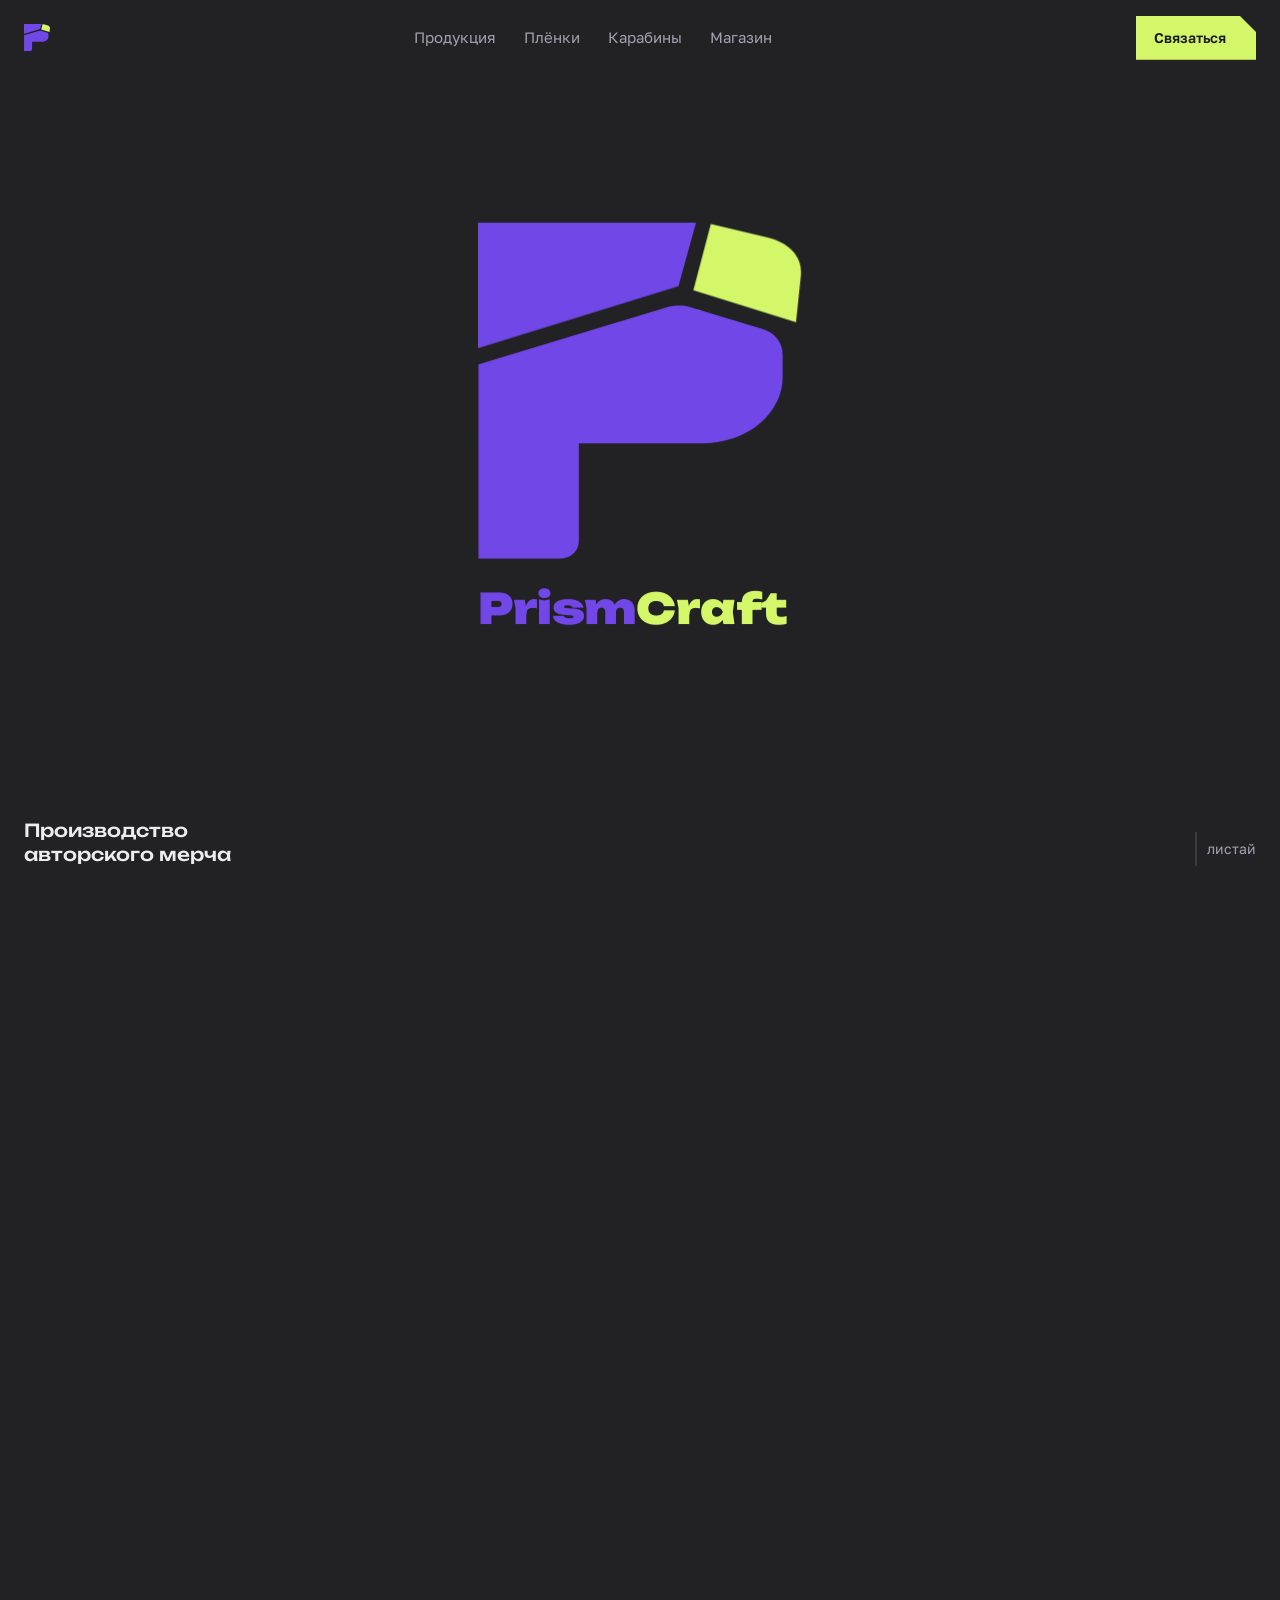
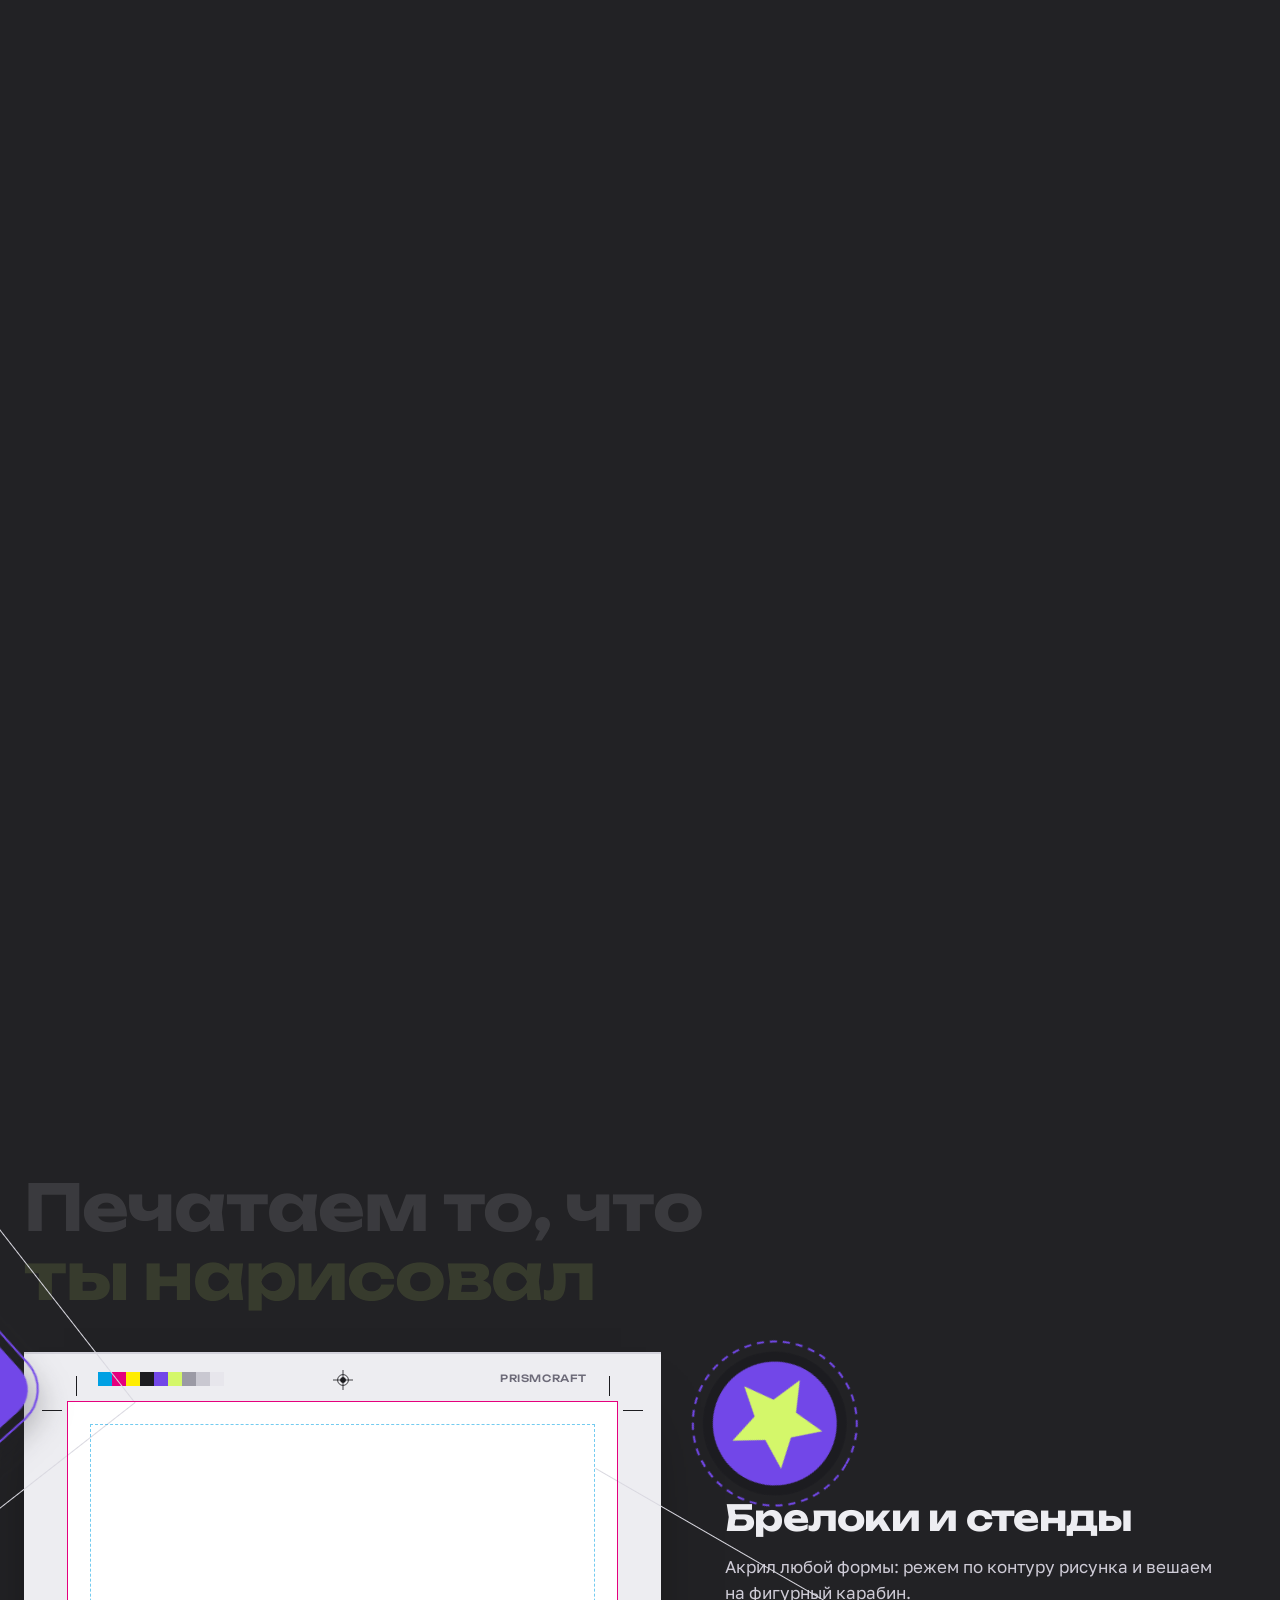
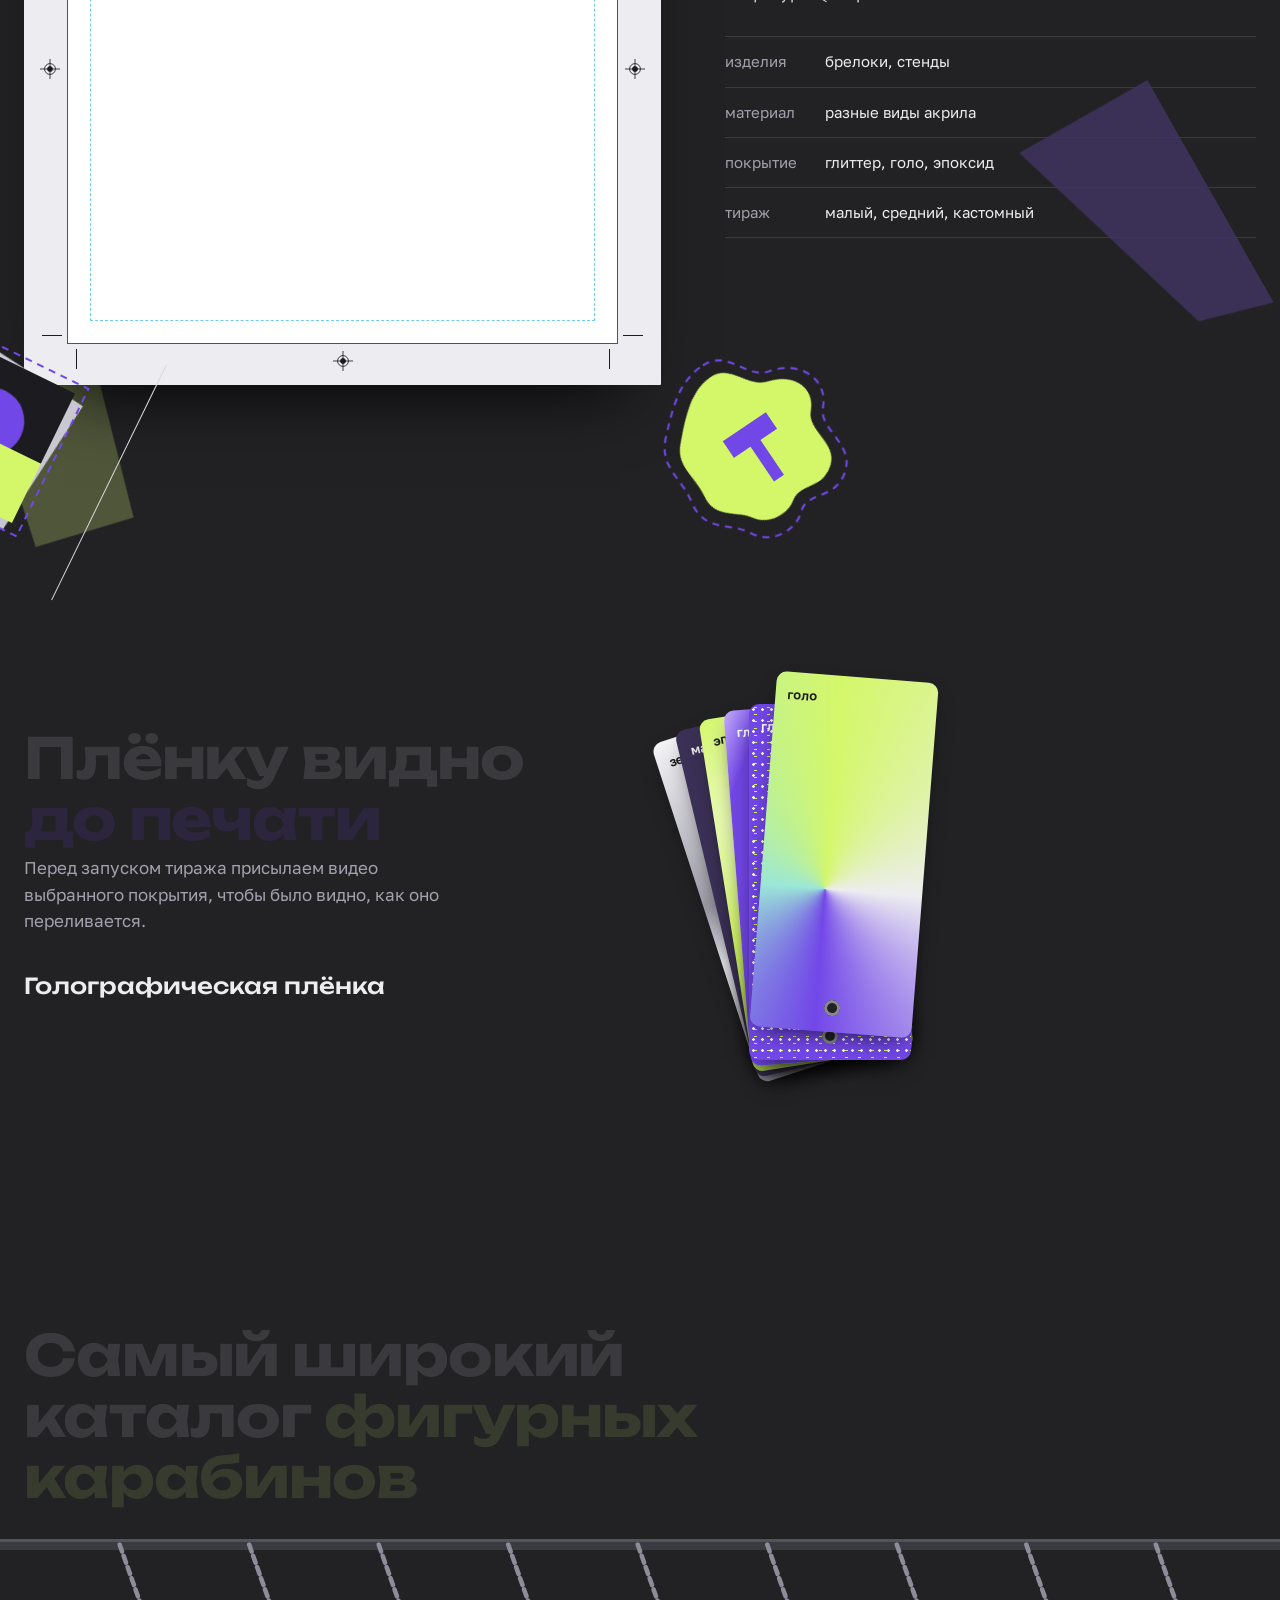
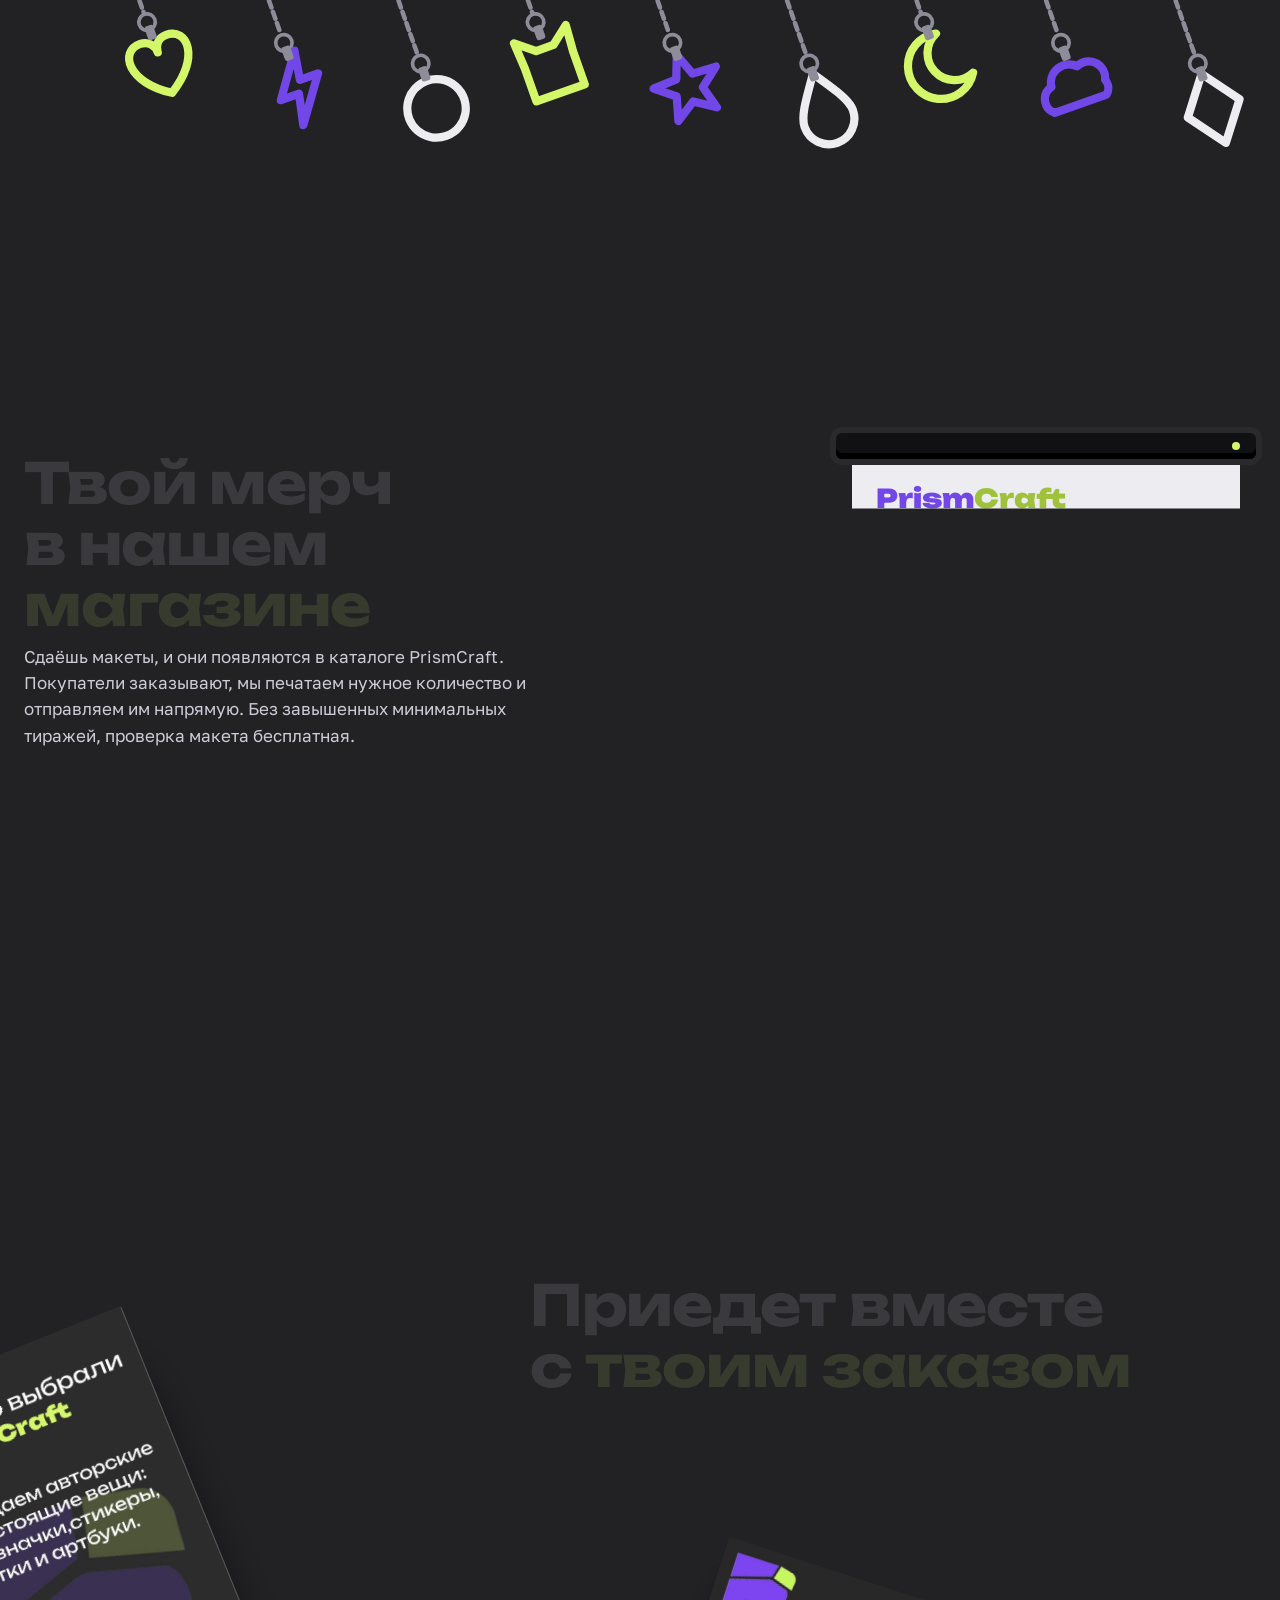
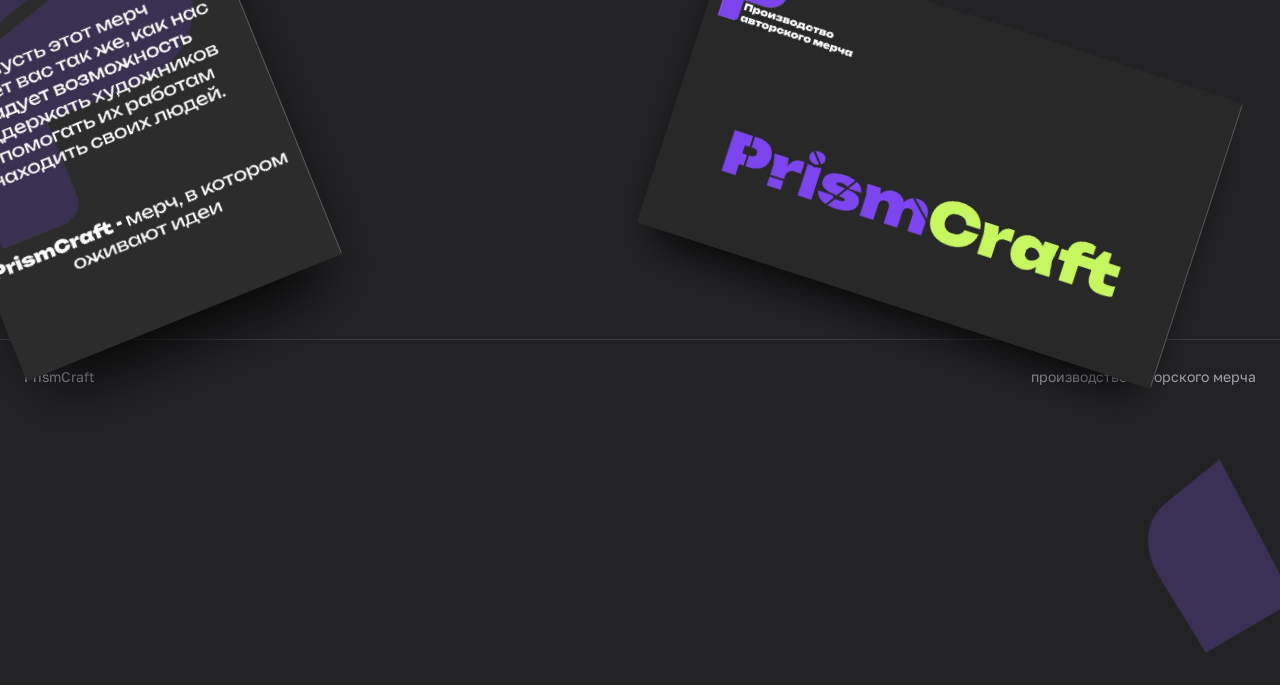
<file: prismcraft/index.html>
<!doctype html>
<html lang="ru">
<head>
<meta charset="utf-8">
<meta name="viewport" content="width=device-width, initial-scale=1, viewport-fit=cover">
<meta name="description" content="PrismCraft — производство авторского мерча: брелоки, значки, стикеры, открытки и артбуки.">
<title>PrismCraft</title>
<meta name="claude:viewport-fit-sides" content="cover">
<link rel="preconnect" href="https://fonts.googleapis.com">
<link rel="stylesheet" href="https://fonts.googleapis.com/css2?family=Unbounded:wght@400;500;700;900&family=Golos+Text:wght@400;500;600&display=swap">
<style>
/* Layout: закреплённый герой, где знак P раскалывается на три осколка, как призма, и открывает манифест; дальше лист с продукцией, веер плёнок, рейка карабинов, накладная, вкладыш и визитка. Всё, что можно, привязано к скроллу. */
:root{
  --mat:#222225; --mat-2:#2a2a2e; --rule:#3a3a41;
  --violet:#7247e8; --violet-m:#3b3157; --lime:#d4f76a; --lime-m:#4f5639;
  --paper:#ededf1; --ink:#1c1c20; --soft:#a3a1ad;
  --f-display:"Unbounded","Arial Black",system-ui,sans-serif;
  --f-body:"Golos Text",system-ui,-apple-system,"Segoe UI",sans-serif;
  color-scheme:dark;
}
*{box-sizing:border-box}
html,body{overflow-x:clip}
body{background:var(--mat);color:var(--paper);font-family:var(--f-body);font-size:17px;line-height:1.55}
a{color:inherit}
h1,h2,h3{font-family:var(--f-display);font-weight:700;margin:0;line-height:1.08;letter-spacing:-.02em;text-wrap:balance}
p{margin:0}
:focus-visible{outline:2px solid var(--lime);outline-offset:3px}
.wrap{max-width:1280px;margin:0 auto;padding-left:max(24px,env(safe-area-inset-left,0px));padding-right:max(24px,env(safe-area-inset-right,0px))}
.v{fill:var(--violet)} .l{fill:var(--lime)}

/* buttons: rectangle with the logo's cut corner */
.tab{display:inline-flex;align-items:center;font-weight:600;font-size:15px;padding:15px 36px 15px 22px;background:var(--lime);color:var(--ink);text-decoration:none;
  clip-path:polygon(0 0,calc(100% - 16px) 0,100% 16px,100% 100%,0 100%);transition:background .2s}
.tab:hover{background:var(--paper)}

/* top bar */
.top{position:fixed;inset:0 0 auto;z-index:50;padding-top:env(safe-area-inset-top,0px);transition:background .3s}
.top.solid{background:color-mix(in srgb,var(--mat) 92%,transparent)}
.top .wrap{display:flex;align-items:center;justify-content:space-between;gap:20px;padding-block:16px}
.top .logo svg{width:26px;height:auto;display:block}
.top nav{display:flex;gap:28px}
.top nav a{text-decoration:none;font-size:15px;color:var(--soft)}
.top nav a:hover{color:var(--paper)}
.top .tab{padding:11px 30px 11px 18px;font-size:14px}

/* ---------- hero ---------- */
.hero{height:290vh;position:relative}
.stage{position:sticky;top:0;height:100vh;height:100svh;overflow:hidden}
.rays{position:absolute;inset:0;width:100%;height:100%}
.lockup{position:absolute;left:50%;top:50%;width:min(36vh,62vw);transform:translate(-50%,-56%);display:flex;flex-direction:column;gap:clamp(14px,3vh,30px)}
.mark{width:100%;height:auto;overflow:visible}
.word{font-family:var(--f-display);font-weight:900;white-space:nowrap;line-height:1;letter-spacing:-.01em;font-size:calc(var(--lw,300px) * .158)}
.word .lw,.word .lt{display:inline-block}
.cv{color:var(--violet)}.cl,.cl2{color:var(--lime)}
.wmk{font-family:var(--f-display);font-weight:900;font-size:26px;line-height:1;margin-bottom:24px}
.wmk .cl2{color:#9fc23a}
.mark g,.word g{transform-box:fill-box;transform-origin:center}
.piece,.lt{transform-box:fill-box;transform-origin:center;will-change:transform}
.ld{animation:assemble 1.4s cubic-bezier(.2,.75,.1,1) both}
.ld.t{--dx:-260px;--dy:-180px;--r:-40deg}
.ld.lm{--dx:300px;--dy:-220px;--r:60deg;animation-delay:.08s}
.ld.b{--dx:120px;--dy:300px;--r:20deg;animation-delay:.16s}
@keyframes assemble{from{transform:translate(var(--dx),var(--dy)) rotate(var(--r)) scale(.6)}}
.lw{animation:rise 1s cubic-bezier(.2,.75,.1,1) both;animation-delay:calc(.5s + var(--i)*45ms)}
@keyframes rise{from{transform:translateY(70px)}}
.hero-cap{position:absolute;left:0;right:0;bottom:0;padding-bottom:calc(env(safe-area-inset-bottom,0px) + 34px)}
.hero-cap .wrap{display:flex;justify-content:space-between;align-items:end;gap:20px;flex-wrap:wrap}
.hero-cap p{font-family:var(--f-display);font-weight:500;font-size:clamp(15px,1.4vw,19px);max-width:16em;line-height:1.3}
.hint{display:flex;align-items:center;gap:10px;color:var(--soft);font-size:14px}
.hint i{width:2px;height:34px;background:var(--rule);position:relative;overflow:hidden}
.hint i::after{content:"";position:absolute;left:0;top:-40%;width:100%;height:40%;background:var(--lime);animation:drip 1.6s ease-in-out infinite}
@keyframes drip{to{top:100%}}
.statement{position:absolute;inset:0;display:flex;align-items:center;pointer-events:none}
.statement p{font-family:var(--f-display);font-weight:700;font-size:clamp(28px,4.6vw,68px);line-height:1.08;letter-spacing:-.03em;max-width:15em}
.statement .w{opacity:0;display:inline-block;transform:translateY(.35em);transition:none}
.statement .hl{color:var(--lime)}

/* scroll-revealed headings */
.rw .w{display:inline-block;opacity:var(--o,1);transform:translateY(calc((1 - var(--o,1)) * .4em))}

/* shards */
.shard{position:absolute;pointer-events:none;z-index:0;will-change:transform}
section{position:relative}
section > .wrap{position:relative;z-index:1}

/* ---------- products sheet ---------- */
.impo{padding-block:140px 140px}
.impo h2{font-size:clamp(34px,5vw,72px);max-width:12em;margin-bottom:64px}
.impo h2 .hl{color:var(--lime)}
.impo-body{display:grid;grid-template-columns:minmax(0,1.2fr) minmax(0,1fr);gap:64px;align-items:center}
.sheet{position:relative;background:var(--paper);color:var(--ink);padding:58px 52px 50px;border-radius:1px;box-shadow:0 40px 70px -40px #000,0 2px 0 #d4d3dc inset}
.trim{position:relative}
.trim::before{content:"";position:absolute;inset:-9px;border:1px solid #e5007e;pointer-events:none;z-index:2}
.trim::after{content:"";position:absolute;inset:14px;z-index:2;border:1px dashed #00a0e3;opacity:.55;pointer-events:none}
.cm{position:absolute;width:0;height:0;pointer-events:none}
.cm::before,.cm::after{content:"";position:absolute;background:var(--ink)}
.cm::before{height:1px;width:20px;top:0}.cm::after{width:1px;height:20px;left:0}
.cm.tl{left:0;top:0}.cm.tl::before{right:14px}.cm.tl::after{bottom:14px}
.cm.tr{right:0;top:0}.cm.tr::before{left:14px}.cm.tr::after{bottom:14px}
.cm.bl{left:0;bottom:0}.cm.bl::before{right:14px}.cm.bl::after{top:14px}
.cm.br{right:0;bottom:0}.cm.br::before{left:14px}.cm.br::after{top:14px}
.reg{position:absolute;width:20px;height:20px;background:url("data:image/svg+xml,%3Csvg xmlns='http://www.w3.org/2000/svg' viewBox='0 0 24 24' fill='none' stroke='%231c1c20' stroke-width='1'%3E%3Ccircle cx='12' cy='12' r='6.5'/%3E%3Ccircle cx='12' cy='12' r='3' fill='%231c1c20'/%3E%3Cpath d='M12 0v24M0 12h24'/%3E%3C/svg%3E") center/contain no-repeat}
.reg.t{top:18px;left:50%;margin-left:-10px}.reg.b{bottom:14px;left:50%;margin-left:-10px}
.reg.l{left:16px;top:50%;margin-top:-10px}.reg.r{right:16px;top:50%;margin-top:-10px}
.cbar{position:absolute;top:20px;left:74px;display:flex;height:14px}
.cbar i{width:14px;height:14px}
.slug{position:absolute;right:74px;top:21px;font:500 10px/1 var(--f-display);letter-spacing:.06em;color:#6d6b79}
.sheet-grid{position:relative;display:grid;grid-template-columns:1fr 1fr;background:#fff;box-shadow:0 0 0 9px #fff}
.item{position:relative;background:none;border:0;padding:26px 14px;cursor:pointer;display:flex;justify-content:center;font:inherit;will-change:transform}
.item:nth-child(odd){border-right:1px solid #d9d8e0}
.item:nth-child(-n+2){border-bottom:1px solid #d9d8e0}
.item svg{width:100%;max-width:200px;height:auto;transition:transform .45s cubic-bezier(.3,.7,.2,1),filter .45s}
.item .cutline{stroke:var(--violet);stroke-width:2;stroke-dasharray:7 6;fill:none}
.item:hover svg{transform:translateY(-5px)}
.item[aria-pressed="true"] svg{transform:translateY(-12px) rotate(-4deg);filter:drop-shadow(0 18px 12px #1c1c2040)}
.item[aria-pressed="true"] .cutline{stroke-dasharray:none}
.spec h3{font-size:clamp(26px,2.8vw,40px);margin-bottom:16px}
.spec p{color:#cecbd6;max-width:30em}
.spec dl{margin:30px 0 0;display:grid;grid-template-columns:auto 1fr;border-top:1px solid var(--rule)}
.spec dt,.spec dd{margin:0;padding:13px 0;border-bottom:1px solid var(--rule)}
.spec dt{color:var(--soft);padding-right:28px;font-size:15px}
.spec dd{font-size:15px}
.spec-body{transition:opacity .25s,transform .25s}
.spec-body.swap{opacity:0;transform:translateY(10px)}

/* ---------- swatch fan ---------- */
.films{padding-block:60px 140px}
.films-grid{display:grid;grid-template-columns:minmax(0,1fr) minmax(0,1.1fr);gap:40px;align-items:center}
.films h2{font-size:clamp(32px,4.4vw,62px);max-width:9em;margin-bottom:26px}
.films h2 .hl{color:var(--violet)}
.films p{color:var(--soft);max-width:26em}
.films .now{margin-top:34px;font-family:var(--f-display);font-weight:500;font-size:22px;color:var(--paper);transition:opacity .2s}
.fan{position:relative;width:min(100%,540px);aspect-ratio:1/1;margin-inline:auto}
.sw{position:absolute;left:14%;bottom:12%;width:30%;height:66%;border-radius:10px;transform-origin:50% calc(100% - 26px);
  transform:rotate(calc(var(--i) * var(--spread,.4) * 15deg - 18deg));transition:transform .5s cubic-bezier(.3,.7,.2,1);cursor:pointer;border:0;padding:14px 12px;text-align:left;
  display:flex;flex-direction:column;box-shadow:0 10px 24px -10px #000c;font:600 13px var(--f-body);color:var(--ink);overflow:hidden}
.sw:hover,.sw.on{transform:rotate(calc(var(--i) * var(--spread,.4) * 15deg - 18deg)) translateY(-28px)}
.sw::after{content:"";position:absolute;left:50%;bottom:16px;width:16px;height:16px;margin-left:-8px;border-radius:50%;background:var(--mat);box-shadow:inset 0 0 0 3px #888893}
.sw.holo{background:conic-gradient(from var(--h,0deg) at 40% 60%,#d4f76a,#ededf1,#7247e8,#9be7d8,#d4f76a)}
.sw.glit{background-color:#7247e8;background-image:radial-gradient(#fff 1px,transparent 1.4px),radial-gradient(#d4f76a 1px,transparent 1.5px);background-size:9px 11px,13px 7px;color:#fff;animation:tw 2.4s steps(6) infinite}
@keyframes tw{to{background-position:9px 22px,-13px 7px}}
.sw.mat{background:var(--violet-m);color:var(--paper)}
.sw.gloss{background:linear-gradient(115deg,#7247e8 0 40%,#d9c9ff 48%,#7247e8 56% 100%);background-size:300% 100%;background-position:100% 0;color:#fff;transition:transform .5s cubic-bezier(.3,.7,.2,1),background-position 1s}
.sw.gloss:hover,.sw.gloss.on{background-position:0 0}
.sw.mirror{background:linear-gradient(170deg,#f5f5f8,#9b9aa6 45%,#e6e6ec 60%,#7c7b86)}
.sw.epoxy{background:radial-gradient(circle at 35% 30%,#fff 0 6%,#eafcb8 14%,#d4f76a 45%,#a5c94a)}

/* ---------- rail ---------- */
.rail{padding-block:40px 80px;overflow:hidden}
.rail h2{font-size:clamp(32px,4.4vw,62px);max-width:13em}
.rail h2 .hl{color:var(--lime)}
.rail svg{display:block;width:100%;height:auto;touch-action:pan-y;margin-top:20px}

/* ---------- order ticket ---------- */
.order{padding-block:80px 140px}
.order-grid{display:grid;grid-template-columns:minmax(0,1fr) minmax(0,420px);gap:70px;align-items:start}
.order h2{font-size:clamp(32px,4.4vw,62px);max-width:10em;margin-bottom:28px}
.order h2 .hl{color:var(--lime)}
.order .lead{color:#cecbd6;max-width:30em}
.printer{position:relative;min-width:0}
.slot{height:26px;background:#111114;border-radius:6px;box-shadow:inset 0 -6px 0 #000,0 0 0 6px var(--mat-2);position:relative;z-index:2}
.slot::after{content:"";position:absolute;right:16px;top:9px;width:8px;height:8px;border-radius:50%;background:var(--lime)}
.feed{margin:-8px 16px 0}
.ticket{background:var(--paper);color:var(--ink);font-size:15px;padding:34px 24px 40px;clip-path:inset(0 0 calc((1 - var(--p,1)) * 100%) 0);
  -webkit-mask:linear-gradient(#000,#000) top/100% calc(100% - 10px) no-repeat,conic-gradient(from -45deg at bottom,#0000,#000 1deg 89deg,#0000 90deg) bottom/16px 10px repeat-x;
          mask:linear-gradient(#000,#000) top/100% calc(100% - 10px) no-repeat,conic-gradient(from -45deg at bottom,#0000,#000 1deg 89deg,#0000 90deg) bottom/16px 10px repeat-x}
.ticket svg{width:150px;height:auto;display:block;margin-bottom:24px}
.ticket .ln{display:flex;gap:8px;padding:8px 0;border-bottom:1px dashed #b8b7c3}
.ticket .ln i{flex:1;border-bottom:1px dotted #9897a3;transform:translateY(-6px);min-width:10px}
.ticket .tot{margin-top:20px;padding-top:14px;border-top:2px solid var(--ink);font-family:var(--f-display);font-weight:700;font-size:16px}
.barcode{margin-top:22px;height:44px;background:repeating-linear-gradient(90deg,var(--ink) 0 2px,transparent 2px 4px,var(--ink) 4px 5px,transparent 5px 9px,var(--ink) 9px 12px,transparent 12px 13px)}

/* ---------- final ---------- */
.fin{padding-block:120px 160px}
.fin-grid{display:grid;grid-template-columns:minmax(0,.75fr) minmax(0,1.25fr);gap:70px;align-items:center}
.insert{display:block;width:100%;max-width:340px;height:auto;aspect-ratio:915/1591;box-shadow:0 40px 60px -26px #000;border-radius:3px;will-change:transform}
.fin-right{display:flex;flex-direction:column;gap:36px;min-width:0}
.fin-right h2{font-size:clamp(32px,4.4vw,62px)}
.fin-right h2 .hl{color:var(--lime)}
.card3d{perspective:1400px;width:100%;max-width:540px;aspect-ratio:1028/571;border:0;padding:0;background:none;will-change:transform}
.card3d .in{position:relative;width:100%;height:100%;transform-style:preserve-3d;transition:transform .9s cubic-bezier(.3,.7,.2,1)}

.face{position:absolute;inset:0;width:100%;height:100%;object-fit:cover;backface-visibility:hidden;-webkit-backface-visibility:hidden;box-shadow:0 26px 40px -20px #000;border-radius:4px}
.face.back{transform:rotateY(180deg)}
.channels{display:flex;flex-wrap:wrap;gap:10px 30px;font-size:16px}
.channels span{color:var(--soft)}
.channels b{color:var(--lime);font-weight:600}

footer .wrap{display:flex;justify-content:space-between;gap:16px;flex-wrap:wrap;padding-block:26px 40px;color:var(--soft);font-size:14px;border-top:1px solid var(--rule)}

@media (max-width:980px){
  .impo-body,.films-grid,.order-grid,.fin-grid{grid-template-columns:minmax(0,1fr)}
  .insert{margin-inline:auto}
  .printer{max-width:440px}
}
@media (max-width:700px){
  .top nav{display:none}
  .lockup{width:min(30vh,58vw)}
  .sheet{padding:46px 30px 40px}.cbar{left:30px;top:16px}.cbar i{width:10px;height:10px}.slug{display:none}.reg.t{top:14px}.reg.l{left:5px}.reg.r{right:5px}.reg.b{bottom:10px}.cm{display:none}
  .item{padding:16px 6px}
  .impo,.films,.order{padding-block:90px}
}
@media (prefers-reduced-motion:reduce){
  *,*::before,*::after{animation:none!important;transition:none!important}
  .hero{height:auto}.stage{position:relative;height:100vh}
  .statement{display:none}
}

body{margin:0}
img{max-width:100%}
</style>
</head>
<body>


<svg width="0" height="0" style="position:absolute" aria-hidden="true">
  <defs>
    <symbol id="markS" viewBox="0 0 405 421"><path class="v" d="M0 0 H272.5 L250.5 79.5 L0 157 Z"/><path class="l" d="M291 1.5 L362 18.4 C386 24 405 40 403.8 64 L397.5 124.5 L269.2 84.5 Z"/><path class="v" d="M0.6 177 L238.8 105 C244 103.4 256 102.6 265 105.5 L356 133 C372 138 380.8 150 380.8 166 L380.8 193 C380.8 236 340 275.8 279 275.8 L126 275.8 L126 398 C126 410.5 116 420 101 420 L0.6 420 Z"/></symbol>
    <symbol id="markM" viewBox="0 0 405 421"><path fill="#3c3152" d="M0 0 H272.5 L250.5 79.5 L0 157 Z"/><path fill="#4d5538" d="M291 1.5 L362 18.4 C386 24 405 40 403.8 64 L397.5 124.5 L269.2 84.5 Z"/><path fill="#3c3152" d="M0.6 177 L238.8 105 C244 103.4 256 102.6 265 105.5 L356 133 C372 138 380.8 150 380.8 166 L380.8 193 C380.8 236 340 275.8 279 275.8 L126 275.8 L126 398 C126 410.5 116 420 101 420 L0.6 420 Z"/></symbol>
        <symbol id="shardTop" viewBox="0 0 280 160"><path d="M0 0 H272.5 L250.5 79.5 L0 157 Z"/></symbol>
    <symbol id="shardLime" viewBox="268 0 140 126"><path d="M291 1.5 L362 18.4 C386 24 405 40 403.8 64 L397.5 124.5 L269.2 84.5 Z"/></symbol>
  </defs>
</svg>

<header class="top" id="top">
  <div class="wrap">
    <a class="logo" href="#hero" aria-label="PrismCraft"><svg viewBox="0 0 405 421"><use href="#markS"/></svg></a>
    <nav><a href="#sheet">Продукция</a><a href="#films">Плёнки</a><a href="#rail">Карабины</a><a href="#order">Магазин</a></nav>
    <a class="tab" href="#contact">Связаться</a>
  </div>
</header>

<section class="hero" id="hero">
  <div class="stage">
    <svg class="rays" id="rays" aria-hidden="true"></svg>
    <div class="lockup" id="lockup">
      <svg class="mark" viewBox="0 0 405 421" role="img" aria-label="Знак PrismCraft">
        <g class="ld t"><path class="piece v" id="pTop" d="M0 0 H272.5 L250.5 79.5 L0 157 Z"/></g>
        <g class="ld lm"><path class="piece l" id="pLime" d="M291 1.5 L362 18.4 C386 24 405 40 403.8 64 L397.5 124.5 L269.2 84.5 Z"/></g>
        <g class="ld b"><path class="piece v" id="pBig" d="M0.6 177 L238.8 105 C244 103.4 256 102.6 265 105.5 L356 133 C372 138 380.8 150 380.8 166 L380.8 193 C380.8 236 340 275.8 279 275.8 L126 275.8 L126 398 C126 410.5 116 420 101 420 L0.6 420 Z"/></g>
      </svg>
      <div class="word" id="word" aria-label="PrismCraft"><span class="lw" style="--i:0"><span class="lt cv">P</span></span><span class="lw" style="--i:1"><span class="lt cv">r</span></span><span class="lw" style="--i:2"><span class="lt cv">i</span></span><span class="lw" style="--i:3"><span class="lt cv">s</span></span><span class="lw" style="--i:4"><span class="lt cv">m</span></span><span class="lw" style="--i:5"><span class="lt cl">C</span></span><span class="lw" style="--i:6"><span class="lt cl">r</span></span><span class="lw" style="--i:7"><span class="lt cl">a</span></span><span class="lw" style="--i:8"><span class="lt cl">f</span></span><span class="lw" style="--i:9"><span class="lt cl">t</span></span></div>
    </div>
    <div class="statement" id="statement"><div class="wrap" style="width:100%"><p id="stmt">Превращаем авторские идеи в настоящие вещи: <span class="hl">брелоки, значки, стикеры, открытки и артбуки</span></p></div></div>
    <div class="hero-cap" id="heroCap">
      <div class="wrap">
        <p>Производство авторского мерча</p>
        <div class="hint"><i></i>листай</div>
      </div>
    </div>
  </div>
</section>

<section class="impo" id="sheet">
  <svg class="shard" data-s="0.25" data-r="20" style="right:-6%;top:6%;width:min(34vw,420px);fill:var(--violet-m)"><use href="#shardTop"/></svg>
  <div class="wrap">
    <h2 class="rw">Печатаем то, что <span class="hl">ты нарисовал</span></h2>
    <div class="impo-body">
      <div class="sheet">
        <i class="reg t"></i><i class="reg b"></i><i class="reg l"></i><i class="reg r"></i><div class="cbar" aria-hidden="true"><i style="background:#00a0e3"></i><i style="background:#e5007e"></i><i style="background:#ffed00"></i><i style="background:#1c1c20"></i><i style="background:#7247e8"></i><i style="background:#d4f76a"></i><i style="background:#9b9aa5"></i><i style="background:#c9c8d1"></i><i style="background:#e7e6ec"></i></div><span class="slug" aria-hidden="true">PRISMCRAFT</span>
        <div class="trim"><i class="cm tl"></i><i class="cm tr"></i><i class="cm bl"></i><i class="cm br"></i>
        <div class="sheet-grid" id="items">
          <button class="item" data-k="acryl" aria-pressed="true" aria-label="Акрил">
            <svg viewBox="0 0 200 210" aria-hidden="true">
              <rect class="cutline" x="30" y="46" width="140" height="150" rx="40"/>
              <circle cx="100" cy="30" r="15" fill="none" stroke="#8d8c98" stroke-width="7"/>
              <rect x="40" y="56" width="120" height="130" rx="30" fill="#7247e8"/>
              <rect x="88" y="44" width="24" height="22" rx="6" fill="#7247e8"/>
              <circle cx="100" cy="64" r="6" fill="#ededf1"/>
              <circle cx="100" cy="128" r="38" fill="#d4f76a"/>
              <circle cx="86" cy="122" r="5.5" fill="#1c1c20"/><circle cx="114" cy="122" r="5.5" fill="#1c1c20"/>
              <path d="M88 140 q12 10 24 0" fill="none" stroke="#1c1c20" stroke-width="4" stroke-linecap="round"/>
            </svg>
          </button>
          <button class="item" data-k="badge" aria-pressed="false" aria-label="Значки">
            <svg viewBox="0 0 200 210" aria-hidden="true">
              <circle class="cutline" cx="100" cy="108" r="82"/>
              <circle cx="100" cy="108" r="72" fill="#1c1c20"/>
              <circle cx="100" cy="108" r="62" fill="#7247e8"/>
              <path d="M100 58 l13 30 32 3 -24 21 7 32 -28 -17 -28 17 7 -32 -24 -21 32 -3z" fill="#d4f76a"/>
            </svg>
          </button>
          <button class="item" data-k="paper" aria-pressed="false" aria-label="Бумага">
            <svg viewBox="0 0 200 210" aria-hidden="true">
              <rect x="44" y="40" width="124" height="148" fill="#c9c8d2" transform="rotate(7 106 114)"/>
              <rect class="cutline" x="26" y="30" width="148" height="164"/>
              <rect x="36" y="40" width="128" height="144" fill="#1c1c20"/>
              <circle cx="100" cy="102" r="34" fill="#7247e8"/>
              <rect x="36" y="118" width="128" height="66" fill="#d4f76a"/>
              <rect x="50" y="134" width="70" height="7" fill="#1c1c20"/><rect x="50" y="148" width="46" height="7" fill="#1c1c20"/>
            </svg>
          </button>
          <button class="item" data-k="sticker" aria-pressed="false" aria-label="Стикеры">
            <svg viewBox="0 0 200 210" aria-hidden="true">
              <path class="cutline" d="M100 10 C130 10 128 46 152 52 C184 60 196 92 176 112 C160 128 182 160 158 178 C134 196 116 172 100 186 C84 200 56 196 46 176 C36 156 8 150 14 118 C20 90 6 70 30 48 C52 28 70 10 100 10Z"/>
              <path d="M100 24 C124 24 124 54 146 60 C172 68 180 92 164 108 C150 122 168 150 150 164 C130 180 114 162 100 172 C86 182 64 178 56 164 C48 150 24 144 28 120 C32 96 20 78 40 60 C58 42 76 24 100 24Z" fill="#d4f76a"/>
              <path d="M74 84 h52 v20 h-20 v42 h-12 v-42 h-20z" fill="#7247e8"/>
            </svg>
          </button>
        </div>
      </div></div>
      <div class="spec" aria-live="polite"><div class="spec-body" id="spec"></div></div>
    </div>
  </div>
</section>

<section class="films" id="films">
  <svg class="shard" data-s="-0.2" data-r="-30" style="left:-4%;bottom:0;width:min(20vw,240px);fill:var(--lime-m)"><use href="#shardLime"/></svg>
  <div class="wrap films-grid">
    <div>
      <h2 class="rw">Плёнку видно <span class="hl">до печати</span></h2>
      <p>Перед запуском тиража присылаем видео выбранного покрытия, чтобы было видно, как оно переливается.</p>
      <div class="now" id="filmName">Голографическая плёнка</div>
    </div>
    <div class="fan" id="fan">
      <button class="sw mirror" style="--i:0" data-n="Зеркальный акрил">зеркало</button>
      <button class="sw mat" style="--i:1" data-n="Матовая ламинация">мат</button>
      <button class="sw epoxy" style="--i:2" data-n="Эпоксидная линза">эпоксид</button>
      <button class="sw gloss" style="--i:3" data-n="Глянцевая ламинация">глянец</button>
      <button class="sw glit" style="--i:4" data-n="Глиттер">глиттер</button>
      <button class="sw holo on" style="--i:5" data-n="Голографическая плёнка">голо</button>
    </div>
  </div>
</section>

<section class="rail" id="rail">
  <div class="wrap"><h2 class="rw">Самый широкий каталог <span class="hl">фигурных карабинов</span></h2></div>
  <svg id="railSvg" viewBox="0 0 1400 400" aria-label="Фигурные карабины">
    <rect x="-400" y="34" width="2200" height="12" fill="#3a3a41"/>
    <rect x="-400" y="34" width="2200" height="3" fill="#55555e"/>
    <g id="charms"></g>
  </svg>
</section>

<section class="order" id="order">
  <svg class="shard" data-s="0.3" data-r="40" style="right:-3%;top:30%;width:min(16vw,200px);fill:var(--violet-m)"><use href="#shardLime"/></svg>
  <div class="wrap order-grid">
    <div>
      <h2 class="rw">Твой мерч в нашем <span class="hl">магазине</span></h2>
      <p class="lead">Сдаёшь макеты, и они появляются в каталоге PrismCraft. Покупатели заказывают, мы печатаем нужное количество и отправляем им напрямую. Без завышенных минимальных тиражей, проверка макета бесплатная.</p>
    </div>
    <div class="printer" id="printer">
      <div class="slot"></div>
      <div class="feed">
        <div class="ticket" id="ticket">
          <div class="wmk"><span class="cv">Prism</span><span class="cl2">Craft</span></div>
          <div class="ln"><span>ты сдаёшь макеты</span><i></i><span>✓</span></div>
          <div class="ln"><span>проверка к печати</span><i></i><span>0 ₽</span></div>
          <div class="ln"><span>работа в каталоге</span><i></i><span>✓</span></div>
          <div class="ln"><span>печать под заказ</span><i></i><span>✓</span></div>
          <div class="ln"><span>отправка покупателю</span><i></i><span>✓</span></div>
          <div class="tot">Ты рисуешь, остальное делает бренд</div>
          <div class="barcode" aria-hidden="true"></div>
        </div>
      </div>
    </div>
  </div>
</section>

<section class="fin" id="contact">
  <div class="wrap fin-grid">
    <img class="insert" id="insert" alt="Вкладыш PrismCraft: Спасибо что выбрали PrismCraft" src="[data-uri]">
    <div class="fin-right">
      <h2 class="rw">Приедет вместе с <span class="hl">твоим заказом</span></h2>
      <div class="card3d" id="card">
        <div class="in">
          <img class="face front" alt="Визитка PrismCraft, лицевая сторона" src="[data-uri]">
        </div>
      </div>
    </div>
  </div>
</section>

<footer><div class="wrap"><span>PrismCraft</span><span>производство авторского мерча</span></div></footer>

<script>
(()=>{
  const reduce=matchMedia('(prefers-reduced-motion: reduce)').matches;
  const $=s=>document.querySelector(s), $$=s=>[...document.querySelectorAll(s)];
  const clamp=(v,a=0,b=1)=>Math.max(a,Math.min(b,v));
  const ease=t=>t<.5?4*t*t*t:1-Math.pow(-2*t+2,3)/2;
  const lerp=(a,b,t)=>a+(b-a)*t;

  /* split words, keeping wrappers */
  function splitWords(root){
    const out=[];
    (function walk(n){
      [...n.childNodes].forEach(c=>{
        if(c.nodeType===3){
          const frag=document.createDocumentFragment();
          c.textContent.split(/(\s+)/).forEach(t=>{
            if(!t) return;
            if(/^\s+$/.test(t)){frag.appendChild(document.createTextNode(t));return}
            const s=document.createElement('span'); s.className='w'; s.textContent=t; frag.appendChild(s); out.push(s);
          });
          c.replaceWith(frag);
        } else if(c.nodeType===1) walk(c);
      });
    })(root);
    return out;
  }
  const stmtW=splitWords($('#stmt'));
  const heads=$$('.rw').map(h=>({el:h,w:splitWords(h)}));

  /* ---------- hero ---------- */
  const hero=$('#hero'), lockup=$('#lockup'), cap=$('#heroCap');
  const pTop=$('#pTop'), pLime=$('#pLime'), pBig=$('#pBig'), markSvg=$('.mark');
  const letters=$$('#word .lt');
  const wordEl=$('#word');
  function fitWord(){wordEl.style.setProperty('--lw',lockup.offsetWidth+'px');const w=wordEl.scrollWidth;if(w)wordEl.style.fontSize=(parseFloat(getComputedStyle(wordEl).fontSize)*lockup.offsetWidth/w*0.96)+'px'}
  fitWord(); (document.fonts?document.fonts.ready:Promise.resolve()).then(fitWord); addEventListener('resize',()=>{wordEl.style.fontSize='';fitWord()});
  const rays=$('#rays');
  const rayCols=['#7247e8','#9a7cff','#ededf1','#e6fba8','#d4f76a'];
  rays.innerHTML=rayCols.map(c=>`<line stroke="${c}" stroke-linecap="round"/>`).join('');
  const rayL=[...rays.children];

  /* ---------- products ---------- */
  const DATA={
    acryl:{t:'Брелоки и стенды',d:'Акрил любой формы: режем по контуру рисунка и вешаем на фигурный карабин.',rows:[['изделия','брелоки, стенды'],['материал','разные виды акрила'],['покрытие','глиттер, голо, эпоксид']]},
    badge:{t:'Закатные и голо-значки',d:'Классические значки и значки с голографическими элементами.',rows:[['формы','круглые и фигурные'],['размеры','на выбор'],['подложка','голо, глиттер, обычная']]},
    paper:{t:'Открытки, зины, артбуки',d:'Бумажная продукция для маркетов и подарков подписчикам.',rows:[['изделия','открытки, закладки, карты'],['издания','зины и артбуки']]},
    sticker:{t:'Стикеры и стикерпаки',d:'Одиночные стикеры и целые паки с резкой по контуру рисунка.',rows:[['материал','винил'],['печать','УФ, голография'],['резка','фигурная']]}
  };
  const spec=$('#spec');
  function showSpec(k,anim){
    const d=DATA[k];
    const html=`<h3>${d.t}</h3><p>${d.d}</p><dl>${d.rows.map(r=>`<dt>${r[0]}</dt><dd>${r[1]}</dd>`).join('')}<dt>тираж</dt><dd>малый, средний, кастомный</dd></dl>`;
    if(!anim||reduce){spec.innerHTML=html;return}
    spec.classList.add('swap'); setTimeout(()=>{spec.innerHTML=html;spec.classList.remove('swap')},220);
  }
  showSpec('acryl',false);
  const items=$$('.item');
  items.forEach(b=>b.addEventListener('click',()=>{items.forEach(o=>o.setAttribute('aria-pressed',o===b));showSpec(b.dataset.k,true)}));
  const scatter=[[-260,-160,-38],[300,-120,30],[-220,220,26],[280,240,-34]];

  /* ---------- fan ---------- */
  const fan=$('#fan'), filmName=$('#filmName');
  $$('.sw').forEach(s=>s.addEventListener('click',()=>{$$('.sw').forEach(o=>o.classList.toggle('on',o===s));filmName.textContent=s.dataset.n}));
  const holo=$('.sw.holo');
  fan.addEventListener('pointermove',e=>{const r=holo.getBoundingClientRect();holo.style.setProperty('--h',((e.clientX-r.left)/r.width*360+(e.clientY-r.top))+'deg')});

  /* ---------- carabiners ---------- */
  const shapes=[
    'M0 30 C-42 4 -40 -32 -15 -32 C-5 -32 0 -24 0 -17 C0 -24 5 -32 15 -32 C40 -32 42 4 0 30Z',
    'M8 -40 L-24 6 L-3 6 L-10 40 L24 -8 L3 -8 Z',
    'M0 -32 A32 32 0 1 1 -0.1 -32Z',
    'M-28 30 L-28 -8 L-30 -38 L-10 -22 L10 -22 L30 -38 L28 -8 L28 30 Z',
    '',
    'M0 -40 C18 -14 28 0 28 12 A28 28 0 0 1 -28 12 C-28 0 -18 -14 0 -40Z',
    'M8 -36 A36 36 0 1 0 32 18 A28 28 0 1 1 8 -36Z',
    'M-32 18 A16 16 0 0 1 -26 -10 A20 20 0 0 1 8 -22 A18 18 0 0 1 32 2 A14 14 0 0 1 28 18 Z',
    'M0 -40 L30 0 L0 40 L-30 0Z',
    'M0 0 L-34 -22 L-34 22 Z M0 0 L34 -22 L34 22 Z',
    'M-30 -30 H30 V30 H-30Z',
    'M0 -36 L34 24 L-34 24Z'
  ];
  let st='';for(let i=0;i<10;i++){const r=i%2?16:38,a=-Math.PI/2+i*Math.PI/5;st+=(i?'L':'M')+(Math.cos(a)*r).toFixed(1)+' '+(Math.sin(a)*r).toFixed(1)}
  shapes[4]=st+'Z';
  const cols=['#d4f76a','#7247e8','#ededf1'];
  const G=$('#charms'), gap=1700/(shapes.length);
  const P=shapes.map((d,i)=>{
    const len=80+(i%3)*24, c=cols[i%3], x=-150+gap*i+gap/2;
    const g=document.createElementNS('http://www.w3.org/2000/svg','g');
    g.setAttribute('transform',`translate(${x} 40)`);
    g.innerHTML=`<g><line x1="0" y1="0" x2="0" y2="${len}" stroke="#8d8c98" stroke-width="5" stroke-dasharray="8 5" stroke-linecap="round"/>
      <circle cx="0" cy="${len+10}" r="9" fill="none" stroke="#8d8c98" stroke-width="4"/>
      <g transform="translate(0 ${len+62})"><path d="${d}" fill="none" stroke="${c}" stroke-width="9" stroke-linejoin="round"/><rect x="-5" y="-48" width="10" height="16" rx="3" fill="#8d8c98"/></g></g>`;
    G.appendChild(g);
    return {x,el:g.firstElementChild,a:0,v:0};
  });
  const railSvg=$('#railSvg'); let pX=null,pY=null,pVx=0;
  railSvg.addEventListener('pointermove',e=>{const r=railSvg.getBoundingClientRect(),x=(e.clientX-r.left)/r.width*1400,y=(e.clientY-r.top)/r.height*400;if(pX!==null)pVx=x-pX;pX=x;pY=y});
  railSvg.addEventListener('pointerleave',()=>{pX=null;pVx=0});

  /* ---------- cards ---------- */
  const card=$('#card');

  /* ---------- frame loop ---------- */
  const top=$('#top'), sheetSec=$('#sheet'), filmsSec=$('#films'), railSec=$('#rail'), printer=$('#printer'), ticket=$('#ticket'), insert=$('#insert'), finSec=$('#contact');
  const shards=$$('.shard');
  let railX=0, railV=0;
  const prog=(el,startFrac,len)=>{const r=el.getBoundingClientRect(),H=innerHeight;return clamp((H*startFrac-r.top)/(H*len))};

  function frame(){
    const H=innerHeight, W=innerWidth;
    top.classList.toggle('solid',scrollY>hero.offsetHeight-H-10);

    if(!reduce){
      /* hero */
      const hr=hero.getBoundingClientRect();
      const p=clamp(-hr.top/(hero.offsetHeight-H));
      const e1=ease(clamp(p/.55));
      const k=405/markSvg.getBoundingClientRect().width*Math.max(1,1); // css px -> user units
      const kk=405/lockup.offsetWidth;
      const big=1+e1*.6;
      pTop.style.transform=`translate(${-W*.34*e1*kk}px,${-H*.26*e1*kk}px) rotate(${-22*e1}deg) scale(${big})`;
      pLime.style.transform=`translate(${W*.36*e1*kk}px,${-H*.3*e1*kk}px) rotate(${38*e1}deg) scale(${1+e1*1.1})`;
      pBig.style.transform=`translate(${W*.22*e1*kk}px,${H*.32*e1*kk}px) rotate(${10*e1}deg) scale(${big})`;
      const e2=ease(clamp((p-.02)/.4));
      letters.forEach((l,i)=>{
        const dir=i%2?1:-1;
        l.style.transform=`translate(${(i-4)*e2*30}px,${dir*e2*(60+i*14)}px) rotate(${dir*e2*(18+i*4)}deg)`;
        l.style.opacity=1-e2;
      });
      cap.style.opacity=1-clamp(p/.15);
      // rays from the split point
      const lr=lockup.getBoundingClientRect(), cx=lr.left+lr.width*.68, cy=lr.top+lr.height*.22;
      const rl=Math.max(W,H)*1.2*ease(clamp((p-.05)/.45));
      rays.setAttribute('viewBox',`0 0 ${W} ${H}`);
      rayL.forEach((ln,i)=>{
        const a=(-160+i*9+p*40)*Math.PI/180;
        ln.setAttribute('x1',cx);ln.setAttribute('y1',cy);
        ln.setAttribute('x2',cx+Math.cos(a)*rl);ln.setAttribute('y2',cy+Math.sin(a)*rl);
        ln.setAttribute('stroke-width',(2+i*.6+e1*6).toFixed(1));
        ln.setAttribute('opacity',(.9*(1-clamp((p-.75)/.25))).toFixed(2));
      });
      // statement words light up
      const sp=clamp((p-.3)/.55)*(stmtW.length+2);
      stmtW.forEach((w,i)=>{const o=clamp(sp-i);w.style.opacity=o;w.style.transform=`translateY(${(1-o)*.35}em)`});

      /* section headings */
      heads.forEach(h=>{
        const r=h.el.getBoundingClientRect();
        const hp=clamp((H*.92-r.top)/(H*.42))*(h.w.length+1.5);
        h.w.forEach((w,i)=>w.style.setProperty('--o',(0.12+0.88*clamp(hp-i)).toFixed(3)));
      });

      /* shards parallax */
      shards.forEach(s=>{
        const r=s.parentElement.getBoundingClientRect();
        const c=(r.top+r.height/2-H/2);
        s.style.transform=`translateY(${c*+s.dataset.s}px) rotate(${c/H*+s.dataset.r}deg)`;
      });

      /* products fly onto the sheet */
      const ip=ease(prog(sheetSec,1,.9));
      items.forEach((it,i)=>{const [x,y,r]=scatter[i];it.style.transform=`translate(${x*(1-ip)}px,${y*(1-ip)}px) rotate(${r*(1-ip)}deg)`});

      /* fan */
      fan.style.setProperty('--spread',(0.3+0.7*ease(prog(filmsSec,1,.9))).toFixed(3));

      /* rail slides with scroll, charms swing from its motion */
      const rp=prog(railSec,1,1.6);
      const nx=(0.5-rp)*420;
      const acc=(nx-railX)-railV; railV=nx-railX; railX=nx;
      G.setAttribute('transform',`translate(${nx.toFixed(1)} 0)`);
      P.forEach(c=>{
        let F=clamp(acc*0.004,-0.03,0.03)+clamp(-railV*0.0012,-0.02,0.02);
        if(pX!==null && Math.abs(pX-(c.x+nx))<70 && pY>40 && pY<380) F+=clamp(pVx,-40,40)*0.0014;
        c.v+=-0.014*c.a-0.03*c.v+F; c.a=clamp(c.a+c.v,-0.9,0.9);
        c.el.setAttribute('transform',`rotate(${(c.a*57.3).toFixed(2)})`);
      });
      pVx*=.6;

      /* ticket prints */
      ticket.style.setProperty('--p',clamp(prog(printer,1,.8),.12,1).toFixed(3));

      /* cards land */
      const fp=ease(prog(finSec,1.05,.85));
      insert.style.transform=`translate(${-120*(1-fp)}px,${160*(1-fp)}px) rotate(${lerp(-22,-4,fp)}deg)`;
      card.style.transform=`translate(${140*(1-fp)}px,${200*(1-fp)}px) rotate(${lerp(18,2.5,fp)}deg)`;
    }
    requestAnimationFrame(frame);
  }
  if(reduce){stmtW.forEach(w=>w.style.opacity=1)}
  frame();
})();
</script>

</body>
</html>
</file>
